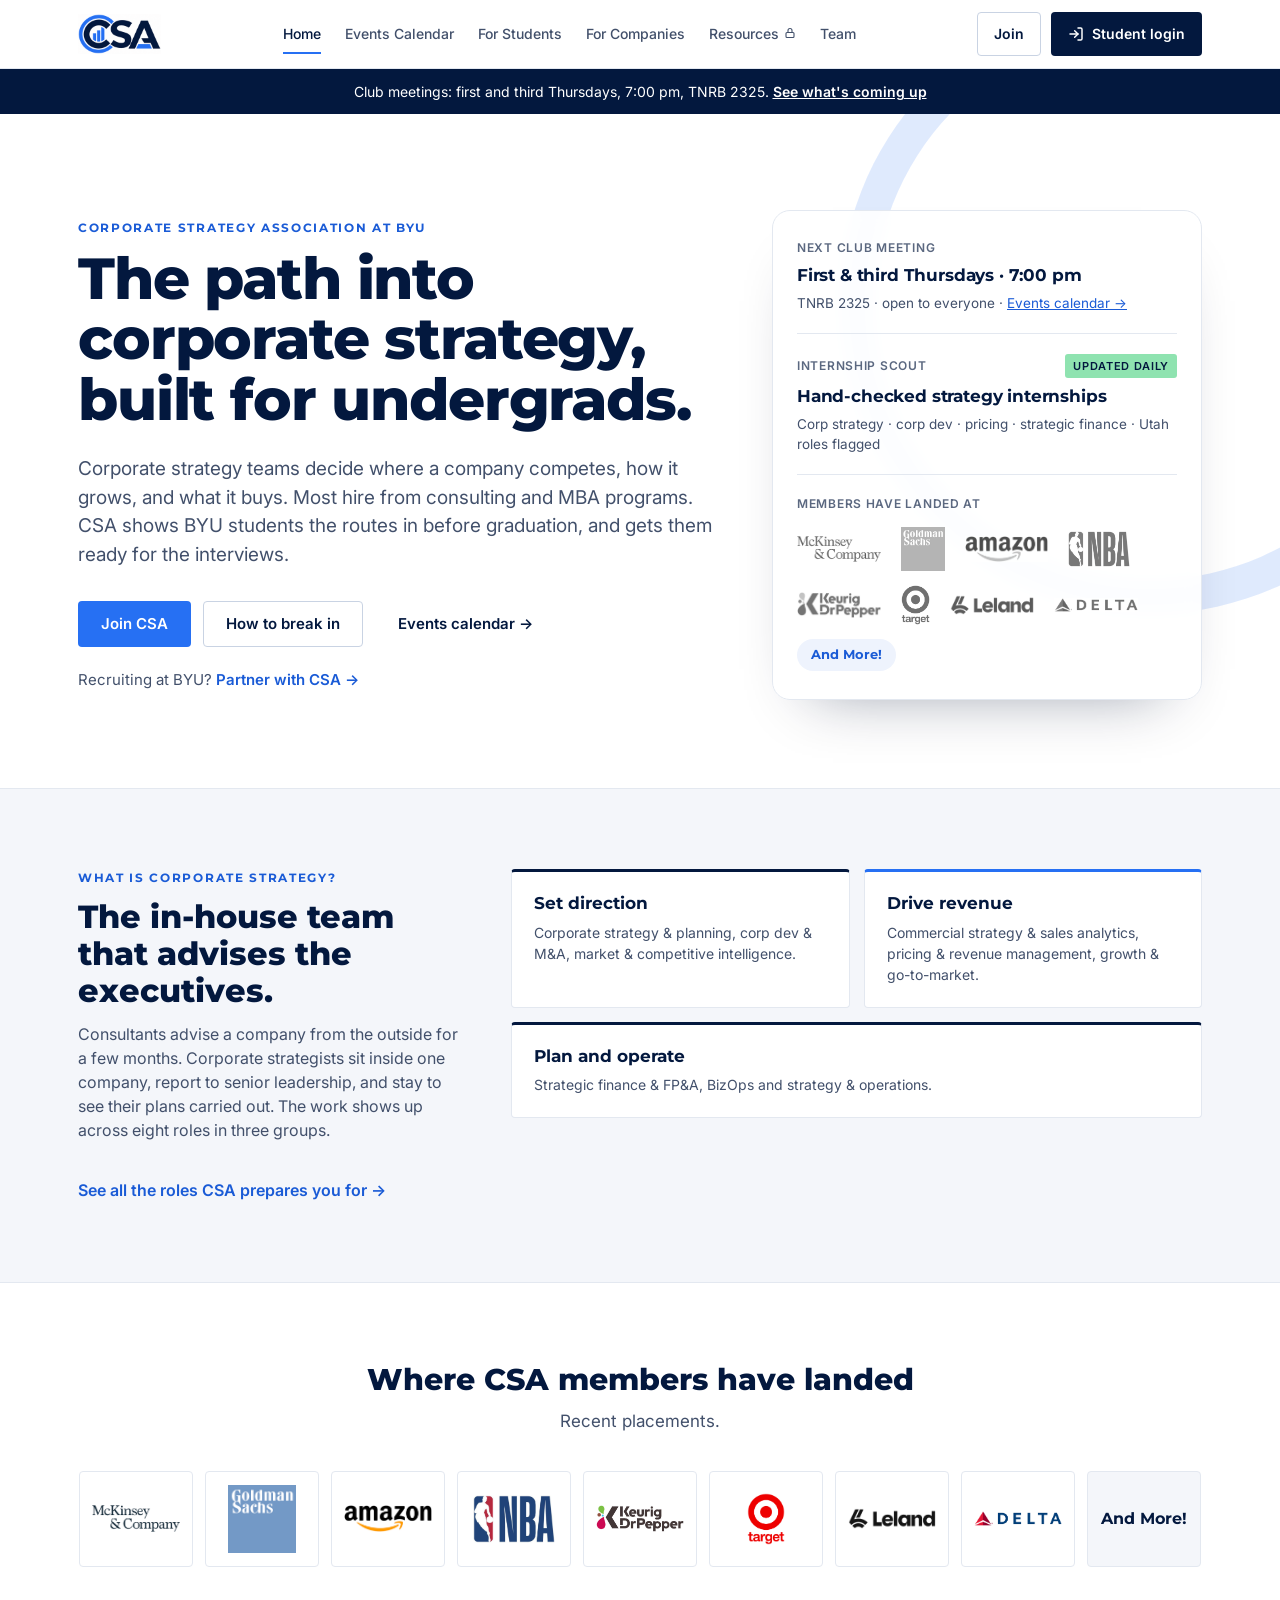
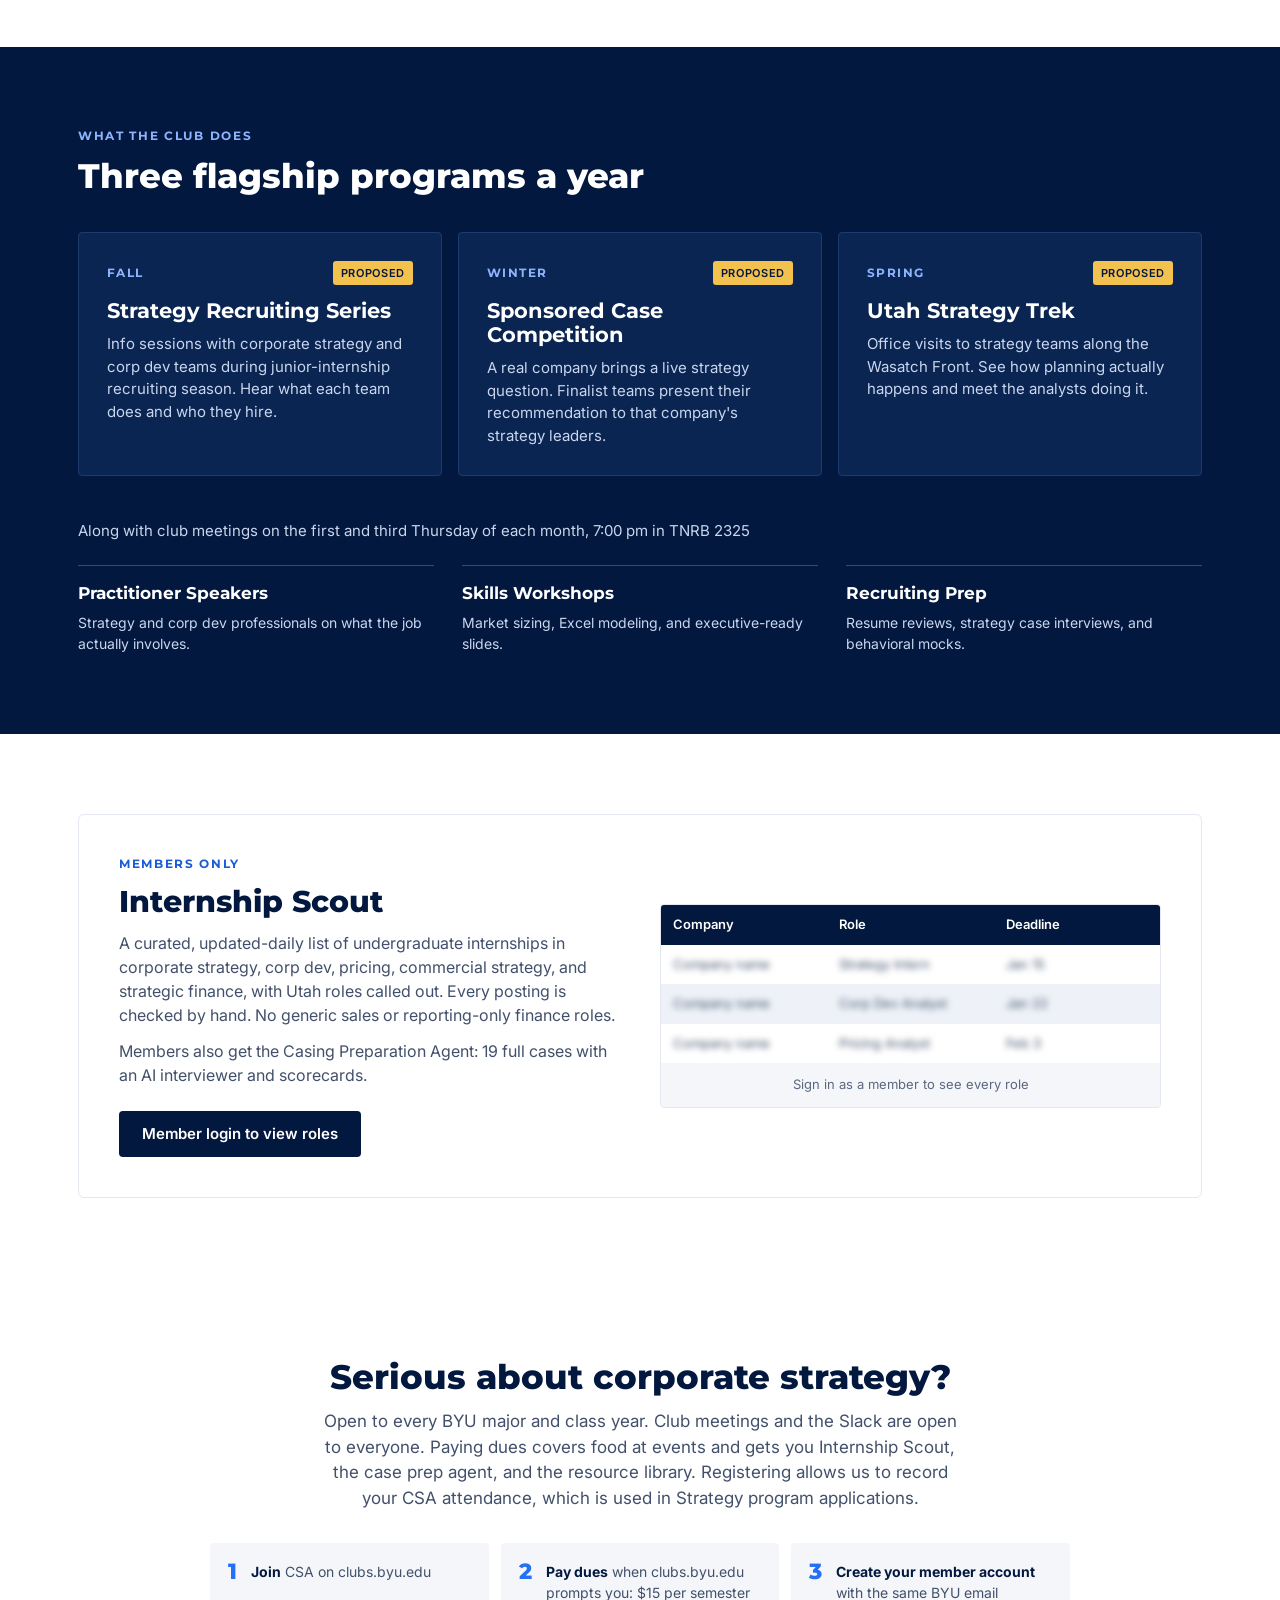
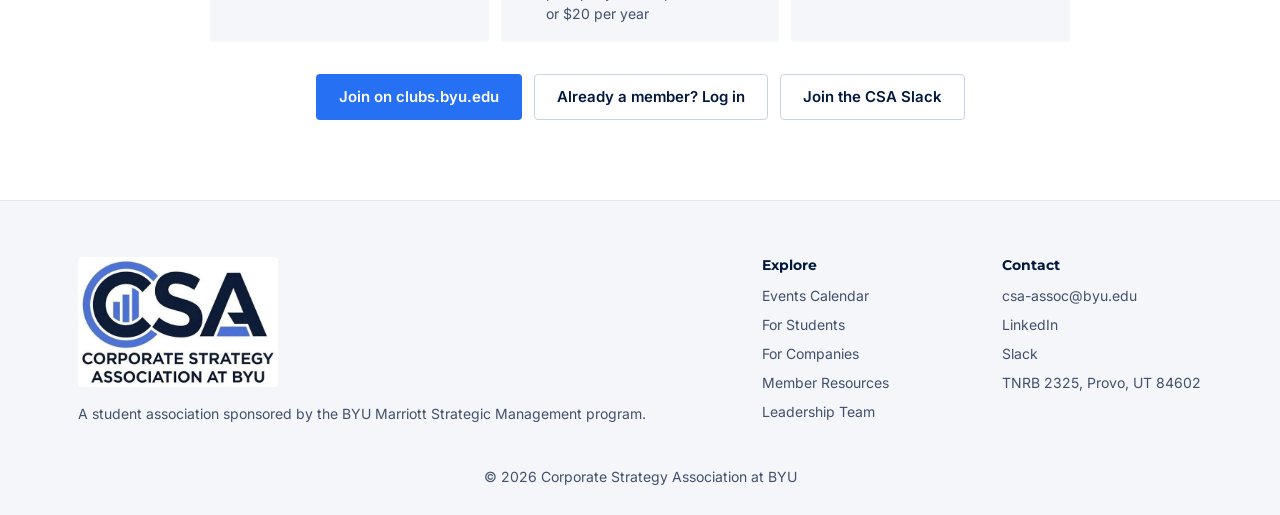
<file: csa-site-launch/index.html>
<!doctype html>
<html lang="en">
<head>
<meta charset="utf-8">
<meta name="viewport" content="width=device-width, initial-scale=1">
<title>Corporate Strategy Association at BYU</title>
<meta name="description" content="BYU's community for corporate strategy careers: recruiting prep, company events, and Internship Scout.">
<meta property="og:title" content="Corporate Strategy Association at BYU">
<meta property="og:description" content="BYU's community for corporate strategy careers: recruiting prep, company events, and Internship Scout.">
<meta property="og:image" content="assets/csa-logo-full.png">
<link rel="icon" type="image/png" href="assets/csa-icon.png">
<link rel="preconnect" href="https://fonts.googleapis.com">
<link rel="preconnect" href="https://fonts.gstatic.com" crossorigin>
<link href="https://fonts.googleapis.com/css2?family=Montserrat:wght@600;700;800&amp;family=Inter:wght@400;500;600&amp;display=swap" rel="stylesheet">
<link rel="stylesheet" href="css/site.css">
</head>
<body>
<a class="skip-link" href="#main">Skip to content</a>
<header class="site-header">
<div class="container">
<a class="brand" href="index.html" aria-label="CSA home"><img src="assets/csa-mark.png" alt="CSA" width="83" height="40"></a>
<nav class="nav" aria-label="Main">
<a href="index.html" aria-current="page">Home</a>
<a href="events.html">Events Calendar</a>
<a href="students.html">For Students</a>
<a href="companies.html">For Companies</a>
<a href="resources.html">Resources<svg class="icon icon--sm" aria-hidden="true" viewBox="0 0 24 24" fill="none" stroke="currentColor" stroke-width="2.2" stroke-linecap="round" stroke-linejoin="round"><rect x="4" y="11" width="16" height="10" rx="2"/><path d="M8 11V7a4 4 0 0 1 8 0v4"/></svg></a>
<a href="team.html">Team</a>
</nav>
<div class="header-actions">
<a class="btn btn--outline" href="index.html#join" data-guest-only>Join</a>
<a class="btn btn--dark" href="login.html" data-member-link><svg class="icon" aria-hidden="true" viewBox="0 0 24 24" fill="none" stroke="currentColor" stroke-width="2.2" stroke-linecap="round" stroke-linejoin="round"><path d="M15 3h4a2 2 0 0 1 2 2v14a2 2 0 0 1-2 2h-4"/><path d="M10 17l5-5-5-5"/><path d="M15 12H3"/></svg><span data-member-label>Student login</span></a>
</div>
</div>
</header>
<a class="announce" href="events.html">Club meetings: first and third Thursdays, 7:00 pm, TNRB 2325. <span>See what's coming up</span></a>
<main id="main">
<section class="hero hero--panel">
<div class="arc arc--hero" aria-hidden="true"></div>
<div class="container hero-split">
<div class="hero-split__copy">
<p class="eyebrow">Corporate Strategy Association at BYU</p>
<h1>The path into corporate strategy, built for undergrads.</h1>
<p class="lead">Corporate strategy teams decide where a company competes, how it grows, and what it buys. Most hire from consulting and MBA programs. CSA shows BYU students the routes in before graduation, and gets them ready for the interviews.</p>
<div class="btn-row">
<a class="btn btn--primary" href="#join">Join CSA</a>
<a class="btn btn--outline" href="students.html#roles">How to break in</a>
<a class="btn" href="events.html" style="color:var(--navy)">Events calendar →</a>
</div>
<p class="hero-partner">Recruiting at BYU? <a href="companies.html">Partner with CSA →</a></p>
</div>
<aside class="x-panel" aria-label="CSA at a glance">
<div class="x-panel__row">
<p class="x-panel__label">Next club meeting</p>
<p class="x-panel__value">First &amp; third Thursdays · 7:00 pm</p>
<p class="x-panel__meta">TNRB 2325 · open to everyone · <a href="events.html">Events calendar →</a></p>
</div>
<div class="x-panel__row">
<div style="display:flex;justify-content:space-between;align-items:center;gap:12px">
<p class="x-panel__label">Internship Scout</p><span class="tag tag--live">Updated daily</span>
</div>
<p class="x-panel__value">Hand-checked strategy internships</p>
<p class="x-panel__meta">Corp strategy · corp dev · pricing · strategic finance · Utah roles flagged</p>
</div>
<div class="x-panel__row">
<p class="x-panel__label">Members have landed at</p>
<div class="x-panel__logos"><img src="assets/logos/mckinsey.png" alt="McKinsey &amp; Company" style="max-height:30px" loading="lazy">
<img src="assets/logos/goldman.png" alt="Goldman Sachs" style="max-height:44px" loading="lazy">
<img src="assets/logos/amazon.png" alt="Amazon" style="max-height:26px" loading="lazy">
<img src="assets/logos/nba.png" alt="NBA" style="max-height:36px" loading="lazy">
<img src="assets/logos/kdp.png" alt="Keurig Dr Pepper" style="max-height:30px" loading="lazy">
<img src="assets/logos/target.png" alt="Target" style="max-height:40px" loading="lazy">
<img src="assets/logos/leland.png" alt="Leland" style="max-height:22px" loading="lazy">
<img src="assets/logos/delta.png" alt="Delta Air Lines" style="max-height:20px" loading="lazy"><span class="x-panel__more">And More!</span></div>
</div>
</aside>
</div>
</section>

<section class="section section--soft">
<div class="container">
<div class="split">
<div class="split__side">
<p class="eyebrow">What is corporate strategy?</p>
<h2 class="h2">The in-house team that advises the executives.</h2>
<p class="lead" style="font-size:16px">Consultants advise a company from the outside for a few months. Corporate strategists sit inside one company, report to senior leadership, and stay to see their plans carried out. The work shows up across eight roles in three groups.</p>
</div>
<div class="split__main flex-wrap">
<div class="card card--top-navy"><h3>Set direction</h3><p>Corporate strategy &amp; planning, corp dev &amp; M&amp;A, market &amp; competitive intelligence.</p></div>
<div class="card card--top-blue"><h3>Drive revenue</h3><p>Commercial strategy &amp; sales analytics, pricing &amp; revenue management, growth &amp; go-to-market.</p></div>
<div class="card card--top-navy"><h3>Plan and operate</h3><p>Strategic finance &amp; FP&amp;A, BizOps and strategy &amp; operations.</p></div>
</div>
</div>
<p style="margin-top:36px"><a class="link-arrow" href="students.html#roles">See all the roles CSA prepares you for →</a></p>
</div>
</section>

<section class="section" aria-labelledby="placements-h">
<div class="container center">
<h2 id="placements-h" class="h2" style="font-size:30px">Where CSA members have landed</h2>
<p class="lead">Recent placements.</p>
<div class="logo-wall">
<div class="logo-tile"><img src="assets/logos/mckinsey.png" alt="McKinsey &amp; Company" style="max-height:40px" loading="lazy"></div>
<div class="logo-tile"><img src="assets/logos/goldman.png" alt="Goldman Sachs" style="max-height:68px" loading="lazy"></div>
<div class="logo-tile"><img src="assets/logos/amazon.png" alt="Amazon" style="max-height:34px" loading="lazy"></div>
<div class="logo-tile"><img src="assets/logos/nba.png" alt="NBA" style="max-height:48px" loading="lazy"></div>
<div class="logo-tile"><img src="assets/logos/kdp.png" alt="Keurig Dr Pepper" style="max-height:40px" loading="lazy"></div>
<div class="logo-tile"><img src="assets/logos/target.png" alt="Target" style="max-height:52px" loading="lazy"></div>
<div class="logo-tile"><img src="assets/logos/leland.png" alt="Leland" style="max-height:30px" loading="lazy"></div>
<div class="logo-tile"><img src="assets/logos/delta.png" alt="Delta Air Lines" style="max-height:26px" loading="lazy"></div>
<div class="logo-tile logo-tile--more">And More!</div>
</div>
</div>
</section>

<section class="section section--navy" aria-labelledby="programs-h">
<div class="container">
<p class="eyebrow">What the club does</p>
<h2 id="programs-h" class="h2" style="font-size:34px">Three flagship programs a year</h2>
<div class="flex-wrap" style="gap:16px;margin-top:36px">
<article class="program">
<div class="program__top"><span class="program__season">Fall</span><span class="tag tag--proposed">Proposed</span></div>
<h3>Strategy Recruiting Series</h3>
<p>Info sessions with corporate strategy and corp dev teams during junior-internship recruiting season. Hear what each team does and who they hire.</p>
</article>
<article class="program">
<div class="program__top"><span class="program__season">Winter</span><span class="tag tag--proposed">Proposed</span></div>
<h3>Sponsored Case Competition</h3>
<p>A real company brings a live strategy question. Finalist teams present their recommendation to that company's strategy leaders.</p>
</article>
<article class="program">
<div class="program__top"><span class="program__season">Spring</span><span class="tag tag--proposed">Proposed</span></div>
<h3>Utah Strategy Trek</h3>
<p>Office visits to strategy teams along the Wasatch Front. See how planning actually happens and meet the analysts doing it.</p>
</article>
</div>
<p style="margin-top:44px;font-size:15px;color:var(--on-navy)">Along with club meetings on the first and third Thursday of each month, 7:00 pm in TNRB 2325</p>
<div class="cadence">
<div><h3>Practitioner Speakers</h3><p>Strategy and corp dev professionals on what the job actually involves.</p></div>
<div><h3>Skills Workshops</h3><p>Market sizing, Excel modeling, and executive-ready slides.</p></div>
<div><h3>Recruiting Prep</h3><p>Resume reviews, strategy case interviews, and behavioral mocks.</p></div>
</div>
</div>
</section>

<section class="section" id="scout" aria-labelledby="scout-h">
<div class="container">
<div class="panel">
<div>
<p class="eyebrow">Members only</p>
<h2 id="scout-h" class="h2" style="font-size:30px">Internship Scout</h2>
<p class="lead" style="font-size:16px">A curated, updated-daily list of undergraduate internships in corporate strategy, corp dev, pricing, commercial strategy, and strategic finance, with Utah roles called out. Every posting is checked by hand. No generic sales or reporting-only finance roles.</p>
<p class="lead" style="font-size:16px;margin-top:12px">Members also get the Casing Preparation Agent: 19 full cases with an AI interviewer and scorecards.</p>
<a class="btn btn--dark" href="login.html?next=scout.html" style="margin-top:24px">Member login to view roles</a>
</div>
<div class="mini-table" aria-hidden="true">
<div class="row row--head"><div>Company</div><div>Role</div><div>Deadline</div></div>
<div class="row"><div class="blur">Company name</div><div class="blur">Strategy Intern</div><div class="blur">Jan 15</div></div>
<div class="row"><div class="blur">Company name</div><div class="blur">Corp Dev Analyst</div><div class="blur">Jan 22</div></div>
<div class="row"><div class="blur">Company name</div><div class="blur">Pricing Analyst</div><div class="blur">Feb 3</div></div>
<div class="foot">Sign in as a member to see every role</div>
</div>
</div>
</div>
</section>

<section class="section" id="join">
<div class="container center">
<h2 class="h2" style="font-size:34px">Serious about corporate strategy?</h2>
<p class="lead">Open to every BYU major and class year. Club meetings and the Slack are open to everyone. Paying dues covers food at events and gets you Internship Scout, the case prep agent, and the resource library. Registering allows us to record your CSA attendance, which is used in Strategy program applications.</p>
<div class="steps" style="max-width:860px;margin-left:auto;margin-right:auto">
<div class="step"><span class="step__num">1</span><span><strong>Join</strong> CSA on clubs.byu.edu</span></div>
<div class="step"><span class="step__num">2</span><span><strong>Pay dues</strong> when clubs.byu.edu prompts you: $15 per semester or $20 per year</span></div>
<div class="step"><span class="step__num">3</span><span><strong>Create your member account</strong> with the same BYU email</span></div>
</div>
<div class="btn-row" style="justify-content:center">
<a class="btn btn--primary" href="https://clubs.byu.edu/link/club/18295873486205992">Join on clubs.byu.edu</a>
<a class="btn btn--outline" href="login.html">Already a member? Log in</a>
<a class="btn btn--outline" href="https://join.slack.com/t/corporatestra-ocj8773/shared_invite/zt-3ctd8a7yv-h68uKS9eZMCRR9F1qbCEYA">Join the CSA Slack</a>
</div>
</div>
</section>
</main>
<footer class="site-footer">
<div class="container cols">
<div>
<img class="footer-logo" src="assets/csa-logo-full.png" alt="Corporate Strategy Association at BYU" width="200" height="130">
<p style="margin-top:16px">A student association sponsored by the BYU Marriott Strategic Management program.</p>
</div>
<div>
<h3>Explore</h3>
<ul>
<li><a href="events.html">Events Calendar</a></li>
<li><a href="students.html">For Students</a></li>
<li><a href="companies.html">For Companies</a></li>
<li><a href="resources.html">Member Resources</a></li>
<li><a href="team.html">Leadership Team</a></li>
</ul>
</div>
<div>
<h3>Contact</h3>
<ul>
<li><a href="mailto:csa-assoc@byu.edu">csa-assoc@byu.edu</a></li>
<li><a href="https://www.linkedin.com/company/byu-corporate-strategy-association">LinkedIn</a></li>
<li><a href="https://join.slack.com/t/corporatestra-ocj8773/shared_invite/zt-3ctd8a7yv-h68uKS9eZMCRR9F1qbCEYA">Slack</a></li>
<li>TNRB 2325, Provo, UT 84602</li>
</ul>
</div>
</div>
<p class="copyright">© <span data-year>2026</span> Corporate Strategy Association at BYU</p>
</footer>
<script type="module" src="js/site.js"></script>
</body>
</html>
</file>
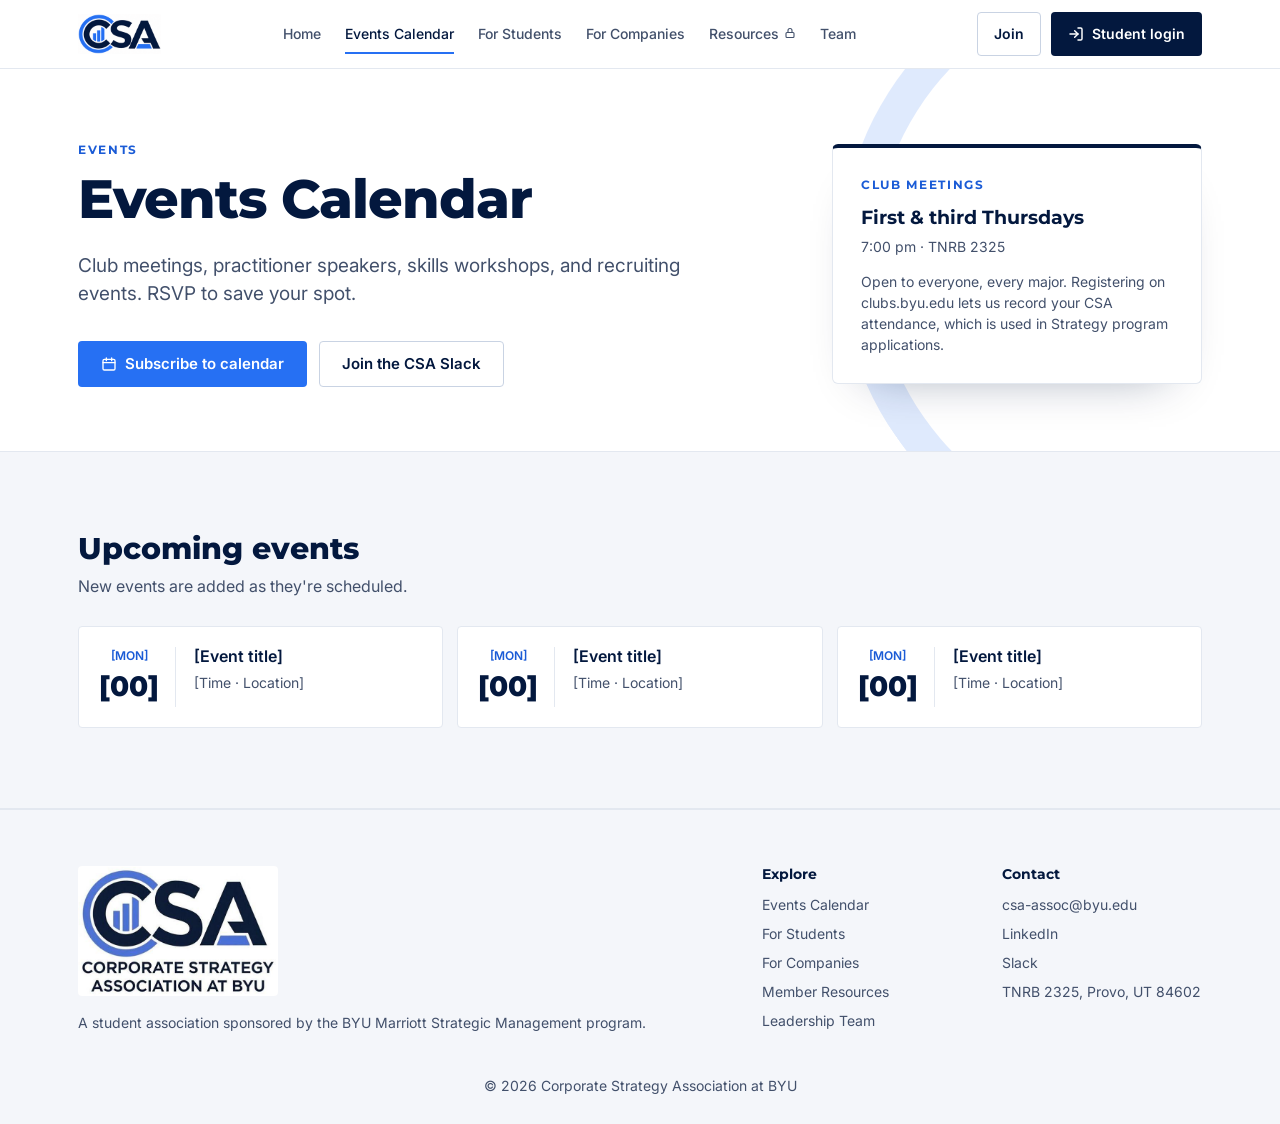
<file: events.html>
<!doctype html>
<html lang="en">
<head>
<meta charset="utf-8">
<meta name="viewport" content="width=device-width, initial-scale=1">
<title>Events Calendar | CSA at BYU</title>
<meta name="description" content="CSA club meetings, speakers, workshops, and recruiting events. Subscribe to the calendar.">
<meta property="og:title" content="Events Calendar | CSA at BYU">
<meta property="og:description" content="CSA club meetings, speakers, workshops, and recruiting events. Subscribe to the calendar.">
<meta property="og:image" content="assets/csa-logo-full.png">
<link rel="icon" type="image/png" href="assets/csa-icon.png">
<link rel="preconnect" href="https://fonts.googleapis.com">
<link rel="preconnect" href="https://fonts.gstatic.com" crossorigin>
<link href="https://fonts.googleapis.com/css2?family=Montserrat:wght@600;700;800&amp;family=Inter:wght@400;500;600&amp;display=swap" rel="stylesheet">
<link rel="stylesheet" href="css/site.css">
</head>
<body>
<a class="skip-link" href="#main">Skip to content</a>
<header class="site-header">
<div class="container">
<a class="brand" href="index.html" aria-label="CSA home"><img src="assets/csa-mark.png" alt="CSA" width="83" height="40"></a>
<nav class="nav" aria-label="Main">
<a href="index.html">Home</a>
<a href="events.html" aria-current="page">Events Calendar</a>
<a href="students.html">For Students</a>
<a href="companies.html">For Companies</a>
<a href="resources.html">Resources<svg class="icon icon--sm" aria-hidden="true" viewBox="0 0 24 24" fill="none" stroke="currentColor" stroke-width="2.2" stroke-linecap="round" stroke-linejoin="round"><rect x="4" y="11" width="16" height="10" rx="2"/><path d="M8 11V7a4 4 0 0 1 8 0v4"/></svg></a>
<a href="team.html">Team</a>
</nav>
<div class="header-actions">
<a class="btn btn--outline" href="index.html#join" data-guest-only>Join</a>
<a class="btn btn--dark" href="login.html" data-member-link><svg class="icon" aria-hidden="true" viewBox="0 0 24 24" fill="none" stroke="currentColor" stroke-width="2.2" stroke-linecap="round" stroke-linejoin="round"><path d="M15 3h4a2 2 0 0 1 2 2v14a2 2 0 0 1-2 2h-4"/><path d="M10 17l5-5-5-5"/><path d="M15 12H3"/></svg><span data-member-label>Student login</span></a>
</div>
</div>
</header>
<main id="main">
<section class="hero hero--compact">
<div class="arc arc--hero" aria-hidden="true"></div>
<div class="container hero-split">
<div class="hero-split__copy">
<p class="eyebrow">Events</p>
<h1 style="font-size:clamp(36px,4.6vw,54px)">Events Calendar</h1>
<p class="lead">Club meetings, practitioner speakers, skills workshops, and recruiting events. RSVP to save your spot.</p>
<div class="btn-row">
<a class="btn btn--primary" href="#upcoming" data-calendar-link><svg class="icon" aria-hidden="true" viewBox="0 0 24 24" fill="none" stroke="currentColor" stroke-width="2" stroke-linecap="round" stroke-linejoin="round"><rect x="3" y="5" width="18" height="16" rx="2"/><path d="M16 3v4M8 3v4M3 10h18"/></svg> Subscribe to calendar</a>
<a class="btn btn--outline" href="https://join.slack.com/t/corporatestra-ocj8773/shared_invite/zt-3ctd8a7yv-h68uKS9eZMCRR9F1qbCEYA">Join the CSA Slack</a>
</div>
</div>
<aside class="contact-card" aria-labelledby="meetings-h">
<p class="eyebrow" id="meetings-h">Club meetings</p>
<p class="contact-card__names">First &amp; third Thursdays</p>
<p class="contact-card__role">7:00 pm · TNRB 2325</p>
<p class="contact-card__note">Open to everyone, every major. Registering on clubs.byu.edu lets us record your CSA attendance, which is used in Strategy program applications.</p>
</aside>
</div>
</section>

<section class="section section--soft" id="upcoming" aria-labelledby="upcoming-h">
<div class="container">
<h2 id="upcoming-h" class="h2" style="font-size:30px">Upcoming events</h2>
<p class="lead" style="font-size:16px;margin-top:8px">New events are added as they're scheduled.</p>
<!-- Placeholder events. Set LUMA_EMBED_URL in js/config.js to show the live Luma calendar instead. -->
<div class="flex-wrap" style="margin-top:28px" data-events-list>
<article class="event">
<div class="event__date"><div class="event__mon">[Mon]</div><div class="event__day">[00]</div></div>
<div><h3>[Event title]</h3><p>[Time · Location]</p></div>
</article>
<article class="event">
<div class="event__date"><div class="event__mon">[Mon]</div><div class="event__day">[00]</div></div>
<div><h3>[Event title]</h3><p>[Time · Location]</p></div>
</article>
<article class="event">
<div class="event__date"><div class="event__mon">[Mon]</div><div class="event__day">[00]</div></div>
<div><h3>[Event title]</h3><p>[Time · Location]</p></div>
</article>
</div>
</div>
</section>
</main>
<footer class="site-footer">
<div class="container cols">
<div>
<img class="footer-logo" src="assets/csa-logo-full.png" alt="Corporate Strategy Association at BYU" width="200" height="130">
<p style="margin-top:16px">A student association sponsored by the BYU Marriott Strategic Management program.</p>
</div>
<div>
<h3>Explore</h3>
<ul>
<li><a href="events.html">Events Calendar</a></li>
<li><a href="students.html">For Students</a></li>
<li><a href="companies.html">For Companies</a></li>
<li><a href="resources.html">Member Resources</a></li>
<li><a href="team.html">Leadership Team</a></li>
</ul>
</div>
<div>
<h3>Contact</h3>
<ul>
<li><a href="mailto:csa-assoc@byu.edu">csa-assoc@byu.edu</a></li>
<li><a href="https://www.linkedin.com/company/byu-corporate-strategy-association">LinkedIn</a></li>
<li><a href="https://join.slack.com/t/corporatestra-ocj8773/shared_invite/zt-3ctd8a7yv-h68uKS9eZMCRR9F1qbCEYA">Slack</a></li>
<li>TNRB 2325, Provo, UT 84602</li>
</ul>
</div>
</div>
<p class="copyright">© <span data-year>2026</span> Corporate Strategy Association at BYU</p>
</footer>
<script type="module" src="js/site.js"></script>
</body>
</html>
</file>
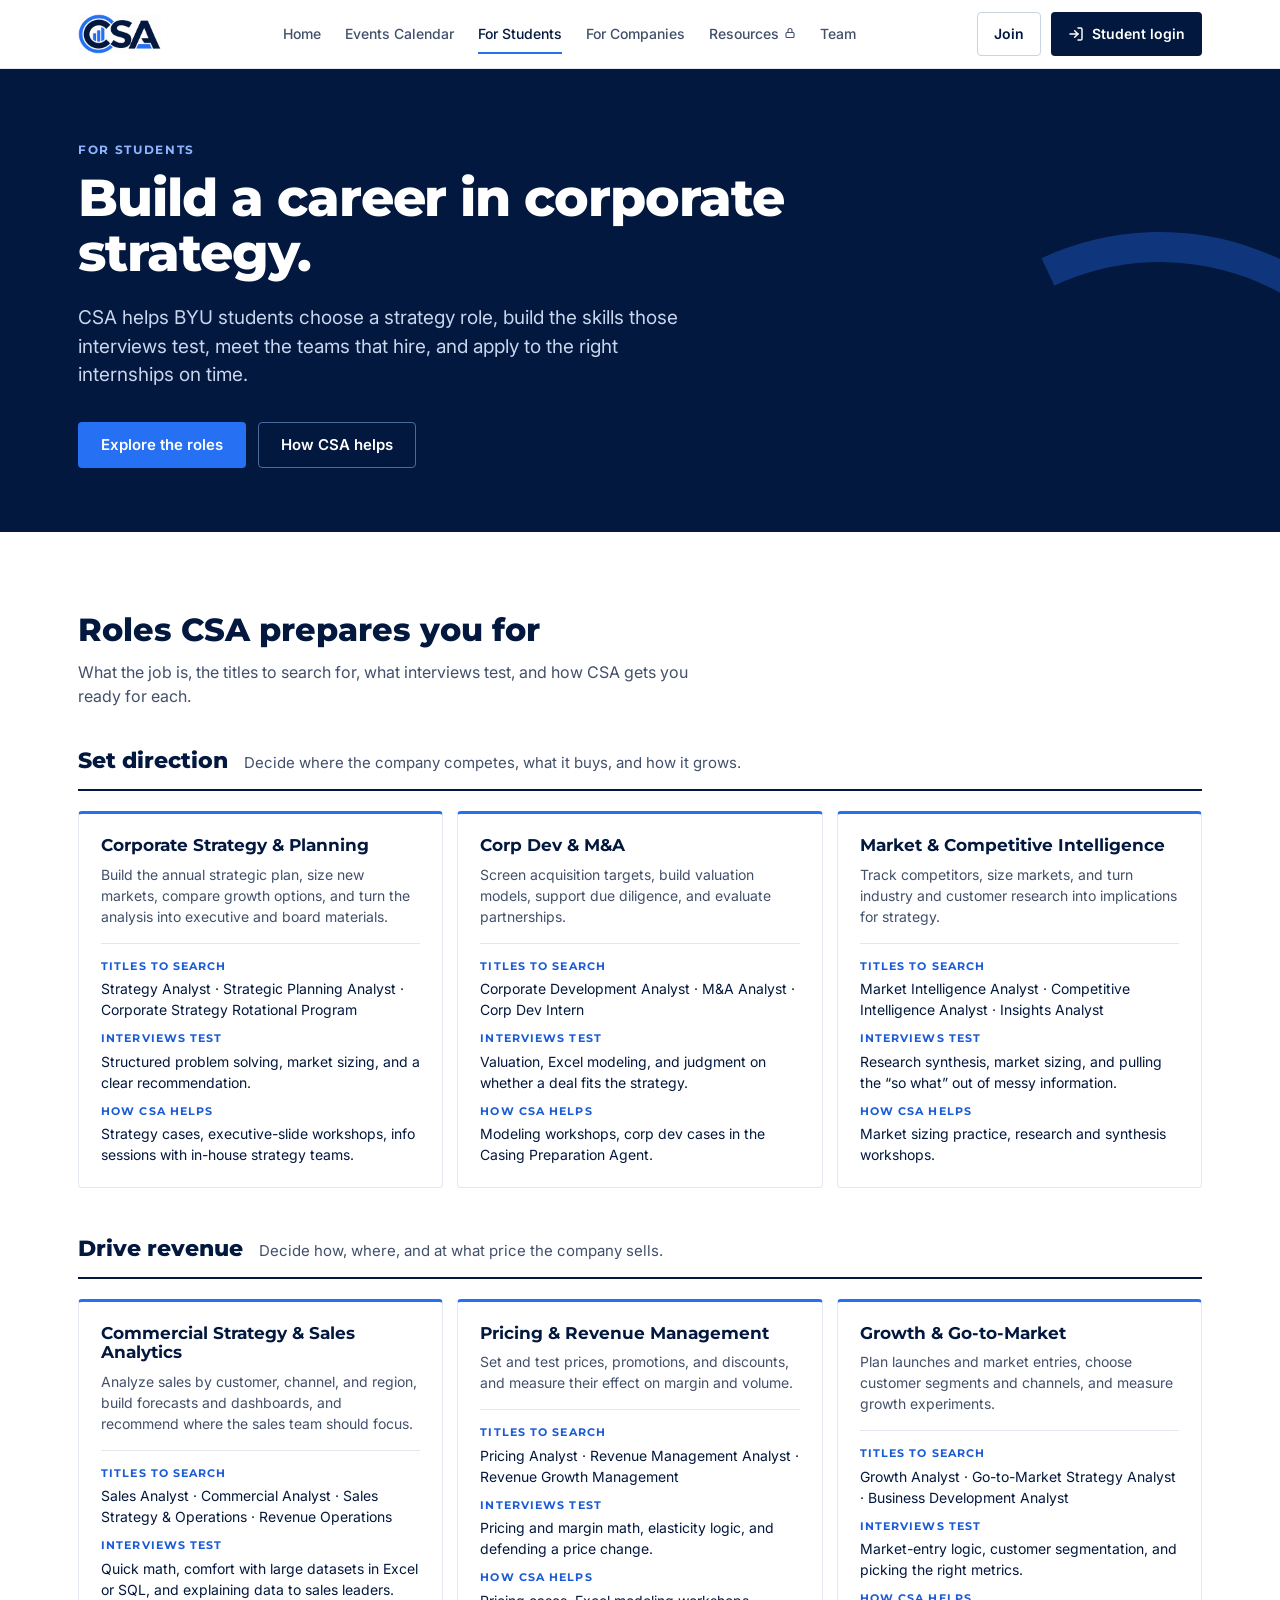
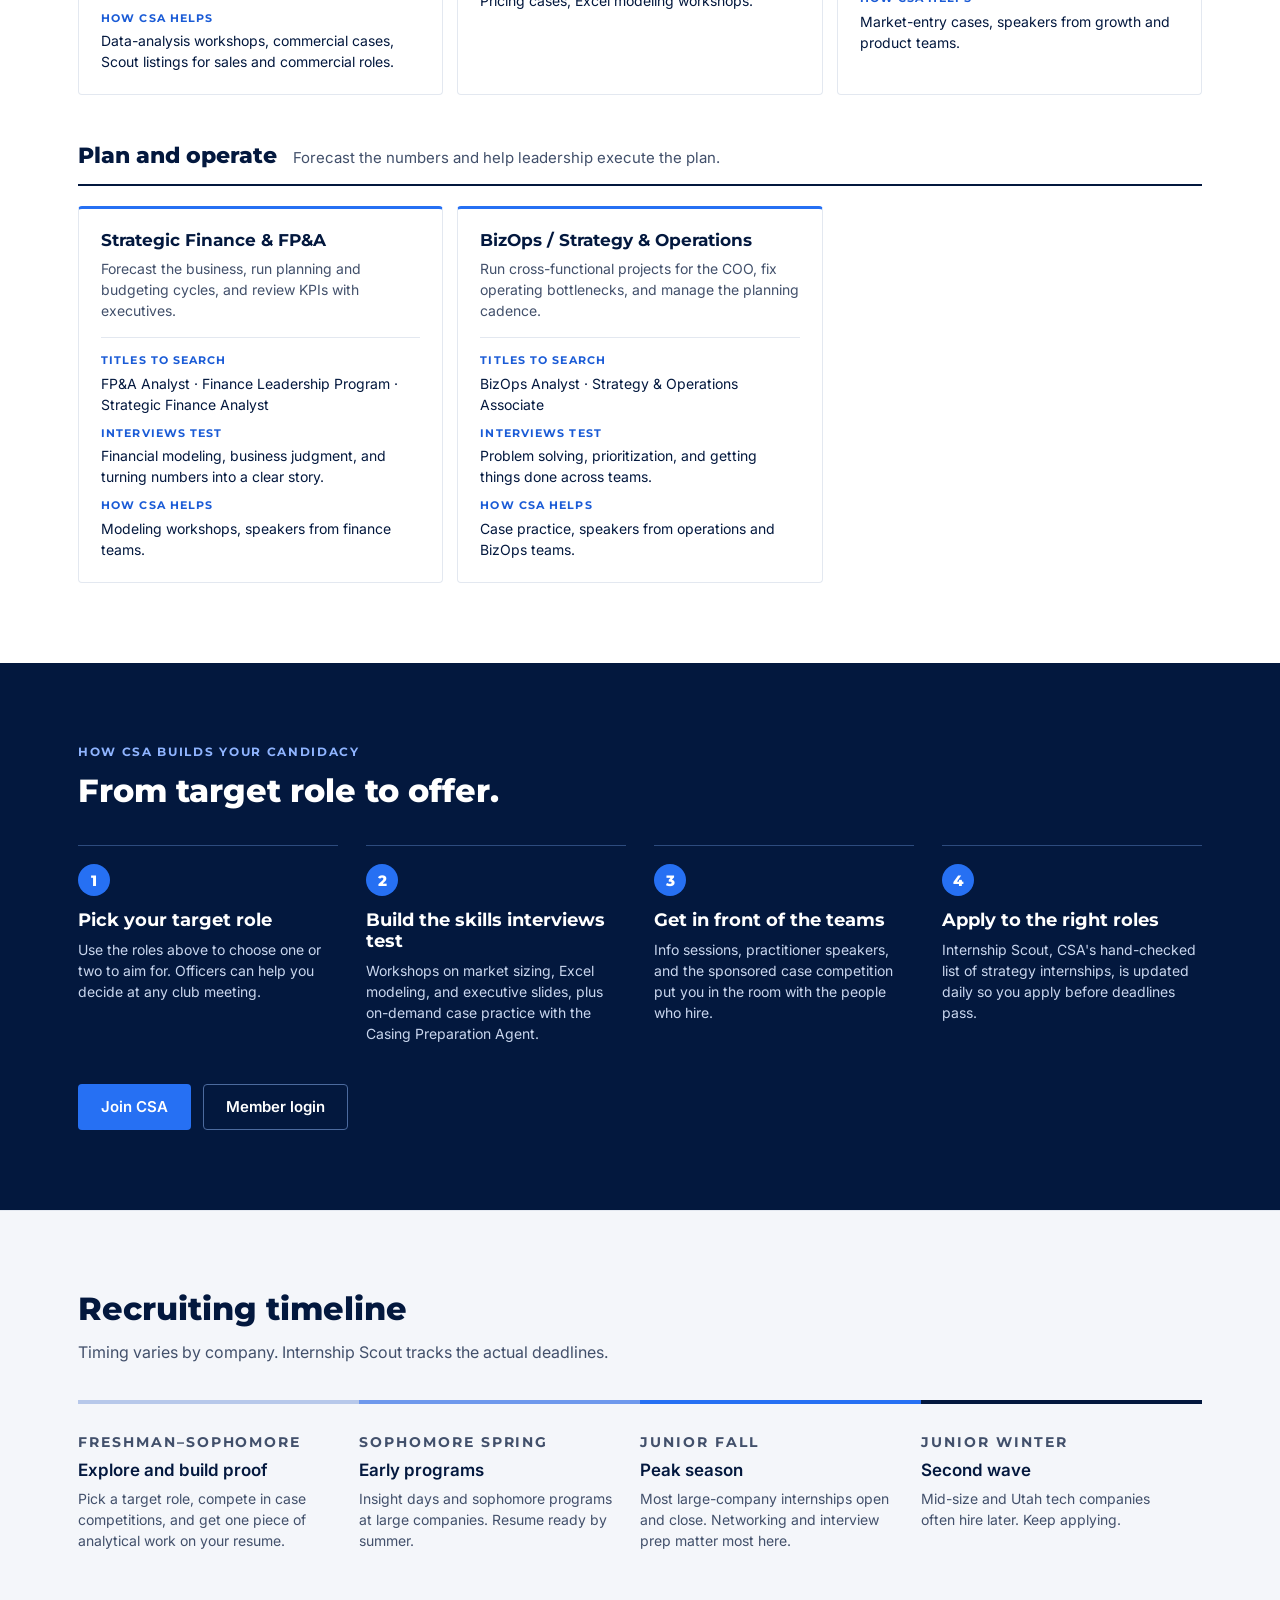
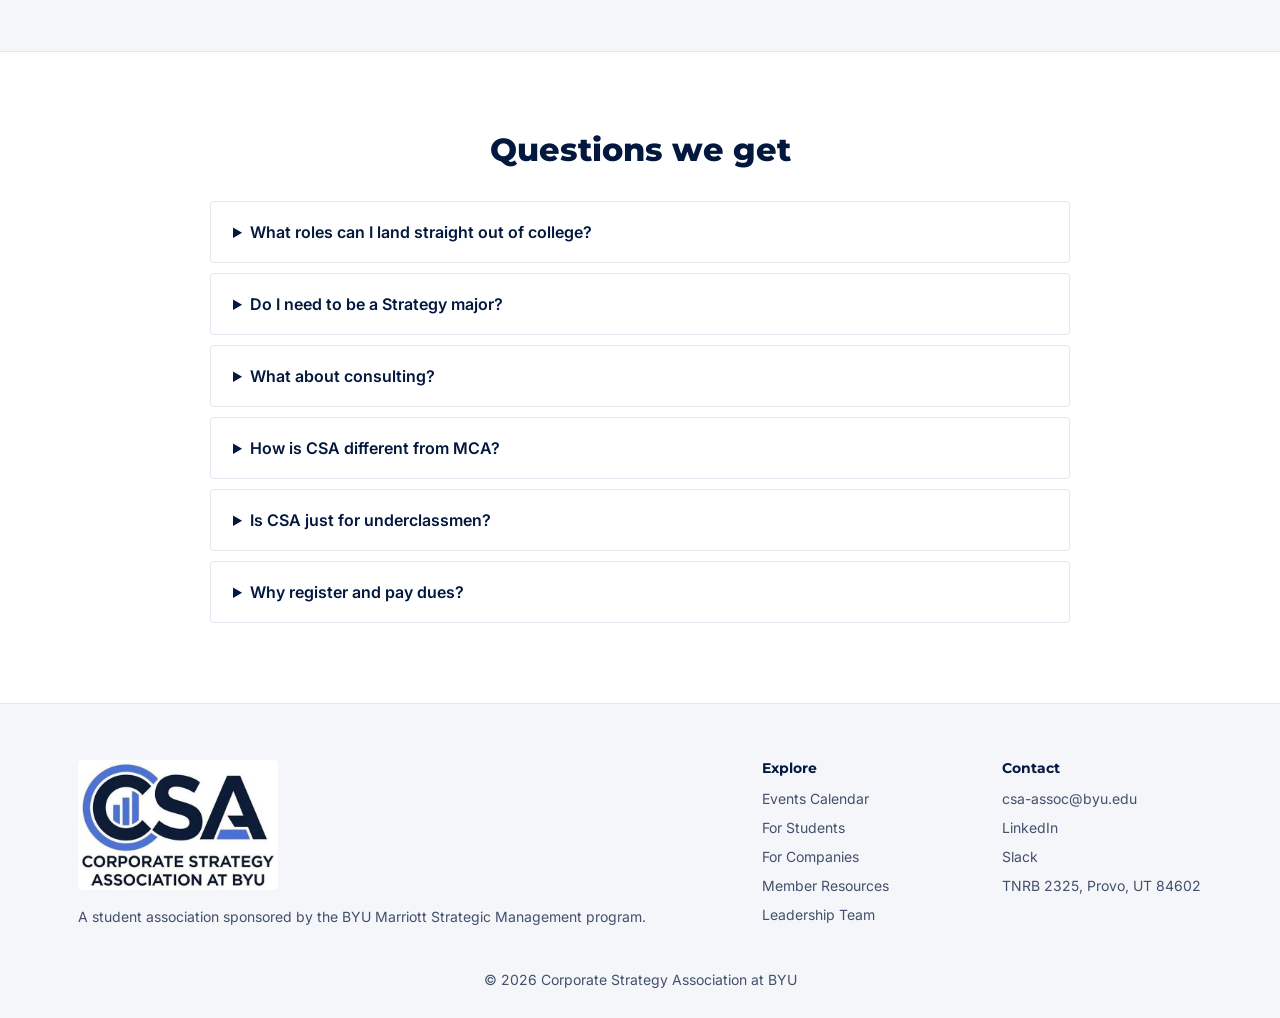
<file: students.html>
<!doctype html>
<html lang="en">
<head>
<meta charset="utf-8">
<meta name="viewport" content="width=device-width, initial-scale=1">
<title>For Students | CSA at BYU</title>
<meta name="description" content="Build a career in corporate strategy: the roles CSA prepares you for, how CSA helps, and the recruiting timeline.">
<meta property="og:title" content="For Students | CSA at BYU">
<meta property="og:description" content="Build a career in corporate strategy: the roles CSA prepares you for, how CSA helps, and the recruiting timeline.">
<meta property="og:image" content="assets/csa-logo-full.png">
<link rel="icon" type="image/png" href="assets/csa-icon.png">
<link rel="preconnect" href="https://fonts.googleapis.com">
<link rel="preconnect" href="https://fonts.gstatic.com" crossorigin>
<link href="https://fonts.googleapis.com/css2?family=Montserrat:wght@600;700;800&amp;family=Inter:wght@400;500;600&amp;display=swap" rel="stylesheet">
<link rel="stylesheet" href="css/site.css">
</head>
<body>
<a class="skip-link" href="#main">Skip to content</a>
<header class="site-header">
<div class="container">
<a class="brand" href="index.html" aria-label="CSA home"><img src="assets/csa-mark.png" alt="CSA" width="83" height="40"></a>
<nav class="nav" aria-label="Main">
<a href="index.html">Home</a>
<a href="events.html">Events Calendar</a>
<a href="students.html" aria-current="page">For Students</a>
<a href="companies.html">For Companies</a>
<a href="resources.html">Resources<svg class="icon icon--sm" aria-hidden="true" viewBox="0 0 24 24" fill="none" stroke="currentColor" stroke-width="2.2" stroke-linecap="round" stroke-linejoin="round"><rect x="4" y="11" width="16" height="10" rx="2"/><path d="M8 11V7a4 4 0 0 1 8 0v4"/></svg></a>
<a href="team.html">Team</a>
</nav>
<div class="header-actions">
<a class="btn btn--outline" href="index.html#join" data-guest-only>Join</a>
<a class="btn btn--dark" href="login.html" data-member-link><svg class="icon" aria-hidden="true" viewBox="0 0 24 24" fill="none" stroke="currentColor" stroke-width="2.2" stroke-linecap="round" stroke-linejoin="round"><path d="M15 3h4a2 2 0 0 1 2 2v14a2 2 0 0 1-2 2h-4"/><path d="M10 17l5-5-5-5"/><path d="M15 12H3"/></svg><span data-member-label>Student login</span></a>
</div>
</div>
</header>
<main id="main">
<section class="hero hero--navy hero--compact">
<div class="arc arc--navy" aria-hidden="true"></div>
<div class="container">
<p class="eyebrow">For Students</p>
<h1 style="font-size:clamp(34px,4.4vw,52px)">Build a career in corporate strategy.</h1>
<p class="lead">CSA helps BYU students choose a strategy role, build the skills those interviews test, meet the teams that hire, and apply to the right internships on time.</p>
<div class="btn-row">
<a class="btn btn--primary" href="#roles">Explore the roles</a>
<a class="btn btn--ghost-light" href="#how">How CSA helps</a>
</div>
</div>
</section>

<section class="section" id="roles" aria-labelledby="roles-h">
<div class="container">
<h2 id="roles-h" class="h2">Roles CSA prepares you for</h2>
<p class="lead" style="font-size:16px">What the job is, the titles to search for, what interviews test, and how CSA gets you ready for each.</p>
<div class="role-groups">
<div class="role-group">
<div class="role-group__head"><h3>Set direction</h3><p>Decide where the company competes, what it buys, and how it grows.</p></div>
<div class="role-group__grid">
<article class="role-card">
<h4>Corporate Strategy &amp; Planning</h4>
<p class="role-card__do">Build the annual strategic plan, size new markets, compare growth options, and turn the analysis into executive and board materials.</p>
<dl>
<div><dt>Titles to search</dt><dd>Strategy Analyst · Strategic Planning Analyst · Corporate Strategy Rotational Program</dd></div>
<div><dt>Interviews test</dt><dd>Structured problem solving, market sizing, and a clear recommendation.</dd></div>
<div><dt>How CSA helps</dt><dd>Strategy cases, executive-slide workshops, info sessions with in-house strategy teams.</dd></div>
</dl>
</article><article class="role-card">
<h4>Corp Dev &amp; M&amp;A</h4>
<p class="role-card__do">Screen acquisition targets, build valuation models, support due diligence, and evaluate partnerships.</p>
<dl>
<div><dt>Titles to search</dt><dd>Corporate Development Analyst · M&amp;A Analyst · Corp Dev Intern</dd></div>
<div><dt>Interviews test</dt><dd>Valuation, Excel modeling, and judgment on whether a deal fits the strategy.</dd></div>
<div><dt>How CSA helps</dt><dd>Modeling workshops, corp dev cases in the Casing Preparation Agent.</dd></div>
</dl>
</article><article class="role-card">
<h4>Market &amp; Competitive Intelligence</h4>
<p class="role-card__do">Track competitors, size markets, and turn industry and customer research into implications for strategy.</p>
<dl>
<div><dt>Titles to search</dt><dd>Market Intelligence Analyst · Competitive Intelligence Analyst · Insights Analyst</dd></div>
<div><dt>Interviews test</dt><dd>Research synthesis, market sizing, and pulling the &ldquo;so what&rdquo; out of messy information.</dd></div>
<div><dt>How CSA helps</dt><dd>Market sizing practice, research and synthesis workshops.</dd></div>
</dl>
</article>
</div>
</div>
<div class="role-group">
<div class="role-group__head"><h3>Drive revenue</h3><p>Decide how, where, and at what price the company sells.</p></div>
<div class="role-group__grid">
<article class="role-card">
<h4>Commercial Strategy &amp; Sales Analytics</h4>
<p class="role-card__do">Analyze sales by customer, channel, and region, build forecasts and dashboards, and recommend where the sales team should focus.</p>
<dl>
<div><dt>Titles to search</dt><dd>Sales Analyst · Commercial Analyst · Sales Strategy &amp; Operations · Revenue Operations</dd></div>
<div><dt>Interviews test</dt><dd>Quick math, comfort with large datasets in Excel or SQL, and explaining data to sales leaders.</dd></div>
<div><dt>How CSA helps</dt><dd>Data-analysis workshops, commercial cases, Scout listings for sales and commercial roles.</dd></div>
</dl>
</article><article class="role-card">
<h4>Pricing &amp; Revenue Management</h4>
<p class="role-card__do">Set and test prices, promotions, and discounts, and measure their effect on margin and volume.</p>
<dl>
<div><dt>Titles to search</dt><dd>Pricing Analyst · Revenue Management Analyst · Revenue Growth Management</dd></div>
<div><dt>Interviews test</dt><dd>Pricing and margin math, elasticity logic, and defending a price change.</dd></div>
<div><dt>How CSA helps</dt><dd>Pricing cases, Excel modeling workshops.</dd></div>
</dl>
</article><article class="role-card">
<h4>Growth &amp; Go-to-Market</h4>
<p class="role-card__do">Plan launches and market entries, choose customer segments and channels, and measure growth experiments.</p>
<dl>
<div><dt>Titles to search</dt><dd>Growth Analyst · Go-to-Market Strategy Analyst · Business Development Analyst</dd></div>
<div><dt>Interviews test</dt><dd>Market-entry logic, customer segmentation, and picking the right metrics.</dd></div>
<div><dt>How CSA helps</dt><dd>Market-entry cases, speakers from growth and product teams.</dd></div>
</dl>
</article>
</div>
</div>
<div class="role-group">
<div class="role-group__head"><h3>Plan and operate</h3><p>Forecast the numbers and help leadership execute the plan.</p></div>
<div class="role-group__grid">
<article class="role-card">
<h4>Strategic Finance &amp; FP&amp;A</h4>
<p class="role-card__do">Forecast the business, run planning and budgeting cycles, and review KPIs with executives.</p>
<dl>
<div><dt>Titles to search</dt><dd>FP&amp;A Analyst · Finance Leadership Program · Strategic Finance Analyst</dd></div>
<div><dt>Interviews test</dt><dd>Financial modeling, business judgment, and turning numbers into a clear story.</dd></div>
<div><dt>How CSA helps</dt><dd>Modeling workshops, speakers from finance teams.</dd></div>
</dl>
</article><article class="role-card">
<h4>BizOps / Strategy &amp; Operations</h4>
<p class="role-card__do">Run cross-functional projects for the COO, fix operating bottlenecks, and manage the planning cadence.</p>
<dl>
<div><dt>Titles to search</dt><dd>BizOps Analyst · Strategy &amp; Operations Associate</dd></div>
<div><dt>Interviews test</dt><dd>Problem solving, prioritization, and getting things done across teams.</dd></div>
<div><dt>How CSA helps</dt><dd>Case practice, speakers from operations and BizOps teams.</dd></div>
</dl>
</article>
</div>
</div>
</div>
</div>
</section>

<section class="section section--navy" id="how" aria-labelledby="how-h">
<div class="container">
<p class="eyebrow">How CSA builds your candidacy</p>
<h2 id="how-h" class="h2">From target role to offer.</h2>
<div class="cand-steps">
<div class="cand-step"><span class="step__num">1</span><h3>Pick your target role</h3><p>Use the roles above to choose one or two to aim for. Officers can help you decide at any club meeting.</p></div>
<div class="cand-step"><span class="step__num">2</span><h3>Build the skills interviews test</h3><p>Workshops on market sizing, Excel modeling, and executive slides, plus on-demand case practice with the Casing Preparation Agent.</p></div>
<div class="cand-step"><span class="step__num">3</span><h3>Get in front of the teams</h3><p>Info sessions, practitioner speakers, and the sponsored case competition put you in the room with the people who hire.</p></div>
<div class="cand-step"><span class="step__num">4</span><h3>Apply to the right roles</h3><p>Internship Scout, CSA's hand-checked list of strategy internships, is updated daily so you apply before deadlines pass.</p></div>
</div>
<div class="btn-row" style="margin-top:40px">
<a class="btn btn--primary" href="index.html#join">Join CSA</a>
<a class="btn btn--ghost-light" href="login.html">Member login</a>
</div>
</div>
</section>

<section class="section section--soft" id="timeline" aria-labelledby="timeline-h">
<div class="container">
<h2 id="timeline-h" class="h2">Recruiting timeline</h2>
<p class="lead" style="font-size:16px">Timing varies by company. Internship Scout tracks the actual deadlines.</p>
<div class="timeline">
<div><p class="eyebrow">Freshman–Sophomore</p><h3>Explore and build proof</h3><p>Pick a target role, compete in case competitions, and get one piece of analytical work on your resume.</p></div>
<div><p class="eyebrow">Sophomore spring</p><h3>Early programs</h3><p>Insight days and sophomore programs at large companies. Resume ready by summer.</p></div>
<div><p class="eyebrow">Junior fall</p><h3>Peak season</h3><p>Most large-company internships open and close. Networking and interview prep matter most here.</p></div>
<div><p class="eyebrow">Junior winter</p><h3>Second wave</h3><p>Mid-size and Utah tech companies often hire later. Keep applying.</p></div>
</div>
</div>
</section>

<section class="section" aria-labelledby="faq-h">
<div class="container">
<h2 id="faq-h" class="h2 center">Questions we get</h2>
<div class="faq">
<details><summary>What roles can I land straight out of college?</summary><p>Plenty. Commercial strategy, pricing, strategic finance, BizOps, and market intelligence roles all hire undergrads, and they build the experience strategy teams look for. CSA helps you pick the right target and get ready for it.</p></details>
<details><summary>Do I need to be a Strategy major?</summary><p>No. CSA is open to every major. Finance, economics, IS, and marketing students all land in these roles.</p></details>
<details><summary>What about consulting?</summary><p>Many CSA members also recruit for consulting, and the skills overlap: structured problem solving, cases, and clear recommendations. CSA focuses on in-house roles; MCA runs consulting recruiting, and many students belong to both.</p></details>
<details><summary>How is CSA different from MCA?</summary><p>MCA prepares students for consulting recruiting. CSA focuses on in-house roles: corporate strategy, corp dev, commercial strategy, and strategic finance. Some students belong to both.</p></details>
<details><summary>Is CSA just for underclassmen?</summary><p>No. CSA is built around recruiting: Internship Scout, case practice, and company events are aimed at students actively going after internships and full-time offers. Underclassmen are welcome, and the earlier you pick a target role, the better.</p></details>
<details><summary>Why register and pay dues?</summary><p>Dues keep the club running and pay for food at events. Registered, paid members get Internship Scout, the Casing Preparation Agent, and the resource library. Registering allows us to record your CSA attendance, which is used in Strategy program applications. Club meetings and the Slack stay open to everyone.</p></details>
</div>
</div>
</section>
</main>
<footer class="site-footer">
<div class="container cols">
<div>
<img class="footer-logo" src="assets/csa-logo-full.png" alt="Corporate Strategy Association at BYU" width="200" height="130">
<p style="margin-top:16px">A student association sponsored by the BYU Marriott Strategic Management program.</p>
</div>
<div>
<h3>Explore</h3>
<ul>
<li><a href="events.html">Events Calendar</a></li>
<li><a href="students.html">For Students</a></li>
<li><a href="companies.html">For Companies</a></li>
<li><a href="resources.html">Member Resources</a></li>
<li><a href="team.html">Leadership Team</a></li>
</ul>
</div>
<div>
<h3>Contact</h3>
<ul>
<li><a href="mailto:csa-assoc@byu.edu">csa-assoc@byu.edu</a></li>
<li><a href="https://www.linkedin.com/company/byu-corporate-strategy-association">LinkedIn</a></li>
<li><a href="https://join.slack.com/t/corporatestra-ocj8773/shared_invite/zt-3ctd8a7yv-h68uKS9eZMCRR9F1qbCEYA">Slack</a></li>
<li>TNRB 2325, Provo, UT 84602</li>
</ul>
</div>
</div>
<p class="copyright">© <span data-year>2026</span> Corporate Strategy Association at BYU</p>
</footer>
<script type="module" src="js/site.js"></script>
</body>
</html>
</file>
<file: csa-site-launch/css/site.css>
/* Corporate Strategy Association at BYU — site styles
   Colors are sampled from the official CSA logo. */
:root {
  --navy: #03183E;
  --navy-2: #0A2552;
  --navy-line: #1D3B6E;
  --blue: #2670F3;
  --blue-text: #1A5BD6;
  --blue-soft: #8FB4FF;
  --ink: #03183E;
  --muted: #42506B;
  --subtle: #5B6880;
  --line: #E3E8F0;
  --line-strong: #C9D3E3;
  --bg-soft: #F4F6FA;
  --bg-tint: #EEF2F8;
  --on-navy: #C9D6EE;
  --gold: #F2C14E;
  --green: #8FE3B0;
  --radius: 4px;
  --max: 1180px;
  --font-body: "Inter", system-ui, -apple-system, "Segoe UI", sans-serif;
  --font-head: "Montserrat", "Inter", system-ui, sans-serif;
}

*, *::before, *::after { box-sizing: border-box; }
html { scroll-behavior: smooth; }
body { margin: 0; font-family: var(--font-body); color: var(--ink); background: #fff; line-height: 1.5; -webkit-font-smoothing: antialiased; }
img { max-width: 100%; display: block; }
a { color: var(--blue-text); }
a:hover { color: var(--navy); }
h1, h2, h3, h4 { font-family: var(--font-head); margin: 0; line-height: 1.15; }
p { margin: 0; }
:focus-visible { outline: 3px solid var(--blue); outline-offset: 2px; }

.container { max-width: var(--max); margin: 0 auto; padding: 0 28px; }
.section { padding: 80px 0; }
.section--tight { padding: 56px 0; }
.section--soft { background: var(--bg-soft); border-top: 1px solid var(--line); border-bottom: 1px solid var(--line); }
.section--navy { background: var(--navy); color: #fff; }
.skip-link { position: absolute; left: -9999px; top: 8px; background: var(--navy); color: #fff; padding: 10px 14px; z-index: 100; }
.skip-link:focus { left: 8px; }

.eyebrow { font-family: var(--font-head); font-size: 12px; font-weight: 700; letter-spacing: .14em; text-transform: uppercase; color: var(--blue-text); margin-bottom: 12px; }
.section--navy .eyebrow, .hero--navy .eyebrow { color: var(--blue-soft); }
.h2 { font-size: 32px; font-weight: 800; }
.lead { font-size: 17px; color: var(--muted); margin-top: 12px; max-width: 640px; }
.section--navy .lead { color: var(--on-navy); }
.center { text-align: center; }
.center .lead { margin-left: auto; margin-right: auto; }

/* Buttons */
.btn { display: inline-flex; align-items: center; justify-content: center; gap: 8px; min-height: 44px; padding: 13px 22px; border-radius: var(--radius); font-family: var(--font-body); font-size: 15px; font-weight: 600; text-decoration: none; cursor: pointer; border: 1px solid transparent; line-height: 1.2; }
.btn--primary { background: var(--blue); color: #fff; }
.btn--primary:hover { background: #1A5BD6; color: #fff; }
.btn--dark { background: var(--navy); color: #fff; }
.btn--dark:hover { background: var(--navy-2); color: #fff; }
.btn--outline { background: #fff; color: var(--navy); border-color: var(--line-strong); }
.btn--outline:hover { border-color: var(--navy); color: var(--navy); }
.btn--ghost-light { background: transparent; color: #fff; border-color: #4C6A9E; }
.btn--ghost-light:hover { border-color: #fff; color: #fff; }
.btn--block { width: 100%; }
.btn[disabled] { opacity: .6; cursor: wait; }
.btn-row { display: flex; flex-wrap: wrap; gap: 12px; margin-top: 32px; }
.link-arrow { font-weight: 600; text-decoration: none; }

/* Header */
.site-header { border-bottom: 1px solid var(--line); background: #fff; position: sticky; top: 0; z-index: 50; }
.site-header .container { display: flex; flex-wrap: wrap; align-items: center; justify-content: space-between; gap: 12px 24px; padding-top: 12px; padding-bottom: 12px; }
.brand img { height: 40px; width: auto; }
.nav { display: flex; flex-wrap: wrap; gap: 4px 24px; font-size: 14px; font-weight: 500; }
.nav a { color: var(--muted); text-decoration: none; padding: 8px 0; border-bottom: 2px solid transparent; display: inline-flex; align-items: center; gap: 5px; }
.nav a:hover { color: var(--navy); }
.nav a[aria-current="page"] { color: var(--navy); border-bottom-color: var(--blue); }
.header-actions { display: flex; gap: 10px; align-items: center; }
.header-actions .btn { padding: 10px 16px; font-size: 14px; }
.icon { width: 16px; height: 16px; flex: none; }
.icon--sm { width: 12px; height: 12px; }

.announce { display: block; background: var(--navy); color: #fff; text-align: center; font-size: 14px; padding: 12px 20px; text-decoration: none; }
.announce:hover { color: #fff; }
.announce span { text-decoration: underline; font-weight: 600; }

/* Hero */
.hero { position: relative; overflow: hidden; }
.hero .container { position: relative; padding-top: 96px; padding-bottom: 88px; }
.hero h1 { font-size: clamp(36px, 5vw, 58px); font-weight: 800; letter-spacing: -.02em; line-height: 1.05; max-width: 820px; }
.hero .lead { font-size: 19px; margin-top: 24px; }
.hero--navy { background: var(--navy); color: #fff; }
.hero--navy .lead { color: var(--on-navy); }
.hero--compact .container { padding-top: 72px; padding-bottom: 64px; }
.arc { position: absolute; border-radius: 50%; border: 34px solid var(--blue); border-right-color: transparent; pointer-events: none; }
.arc--hero { right: -180px; top: -120px; width: 620px; height: 620px; transform: rotate(-35deg); opacity: .14; }
.arc--navy { right: -160px; bottom: -260px; width: 560px; height: 560px; border-width: 30px; border-left-color: transparent; border-right-color: var(--blue); transform: rotate(20deg); opacity: .35; }

/* Cards and grids */
.flex-wrap { display: flex; flex-wrap: wrap; gap: 14px; }
.split { display: flex; flex-wrap: wrap; gap: 48px; align-items: flex-start; }
.split > .split__side { flex: 1 1 320px; }
.split > .split__main { flex: 2 1 560px; }
.card { flex: 1 1 250px; background: #fff; border: 1px solid var(--line); border-radius: var(--radius); padding: 22px; }
.card--top-navy { border-top: 3px solid var(--navy); }
.card--top-blue { border-top: 3px solid var(--blue); }
.card h3 { font-size: 17px; font-weight: 700; }
.card p { font-size: 14px; color: var(--muted); margin-top: 8px; }
.card--soft { background: var(--bg-soft); border: none; }
.card--soft h3 { font-family: var(--font-body); font-size: 16px; font-weight: 600; }
a.card { text-decoration: none; color: var(--ink); display: block; }
a.card:hover { border-color: var(--line-strong); }

.tag { display: inline-block; font-family: var(--font-body); font-size: 11px; font-weight: 600; letter-spacing: .06em; text-transform: uppercase; padding: 4px 8px; border-radius: 3px; }
.tag--proposed { background: var(--gold); color: var(--navy); }
.tag--live { background: var(--green); color: var(--navy); }
.tag--building { background: var(--bg-tint); color: var(--subtle); }
.tag--utah { background: var(--gold); color: var(--navy); }

/* Logos */
.logo-wall { display: flex; flex-wrap: wrap; justify-content: center; gap: 14px; margin-top: 36px; }
.logo-tile { flex: 0 1 146px; min-width: 0; height: 96px; display: flex; align-items: center; justify-content: center; background: #fff; border: 1px solid var(--line); border-radius: var(--radius); padding: 0 16px; }
.logo-tile img { width: auto; height: auto; max-width: 100%; }

/* Programs */
.program { flex: 1 1 300px; background: var(--navy-2); border: 1px solid var(--navy-line); border-radius: var(--radius); padding: 28px; }
.program__top { display: flex; justify-content: space-between; align-items: center; gap: 12px; }
.program__season { font-family: var(--font-head); font-size: 12px; font-weight: 700; letter-spacing: .12em; text-transform: uppercase; color: var(--blue-soft); }
.program h3 { font-size: 21px; font-weight: 700; margin-top: 14px; }
.program p { font-size: 15px; color: var(--on-navy); margin-top: 10px; }
.cadence { display: flex; flex-wrap: wrap; gap: 28px; margin-top: 22px; }
.cadence > div { flex: 1 1 250px; border-top: 1px solid #2D4B7E; padding-top: 18px; }
.cadence h3 { font-size: 17px; font-weight: 700; }
.cadence p { font-size: 14px; color: var(--on-navy); margin-top: 8px; }

/* Scout teaser */
.panel { display: flex; flex-wrap: wrap; gap: 40px; align-items: center; border: 1px solid var(--line); border-radius: 6px; padding: 40px; }
.panel > * { flex: 1 1 380px; }
.mini-table { border: 1px solid var(--line); border-radius: var(--radius); overflow: hidden; font-size: 13px; }
.mini-table .row { display: grid; grid-template-columns: repeat(3, minmax(0, 1fr)); color: var(--muted); }
.mini-table .row > div { padding: 10px 12px; }
.mini-table .row--head { background: var(--navy); color: #fff; font-weight: 600; }
.mini-table .row:nth-child(odd):not(.row--head) { background: var(--bg-tint); }
.mini-table .blur { filter: blur(3px); user-select: none; }
.mini-table .foot { padding: 12px; text-align: center; color: var(--subtle); background: var(--bg-soft); }

/* Events */
.event { flex: 1 1 300px; display: flex; gap: 18px; background: #fff; border: 1px solid var(--line); border-radius: var(--radius); padding: 20px; }
.event__date { flex: 0 0 64px; text-align: center; border-right: 1px solid var(--line); padding-right: 16px; }
.event__mon { font-size: 12px; font-weight: 600; color: var(--blue-text); text-transform: uppercase; }
.event__day { font-family: var(--font-head); font-size: 28px; font-weight: 800; }
.event h3 { font-family: var(--font-body); font-size: 16px; font-weight: 600; }
.event p { font-size: 14px; color: var(--muted); margin-top: 6px; }

/* Steps */
.steps { display: flex; flex-wrap: wrap; gap: 12px; margin-top: 32px; }
.step { flex: 1 1 240px; display: flex; gap: 14px; align-items: flex-start; background: var(--bg-soft); border-radius: var(--radius); padding: 18px; text-align: left; font-size: 14px; color: var(--muted); }
.step__num { font-family: var(--font-head); font-size: 22px; font-weight: 800; color: var(--blue); line-height: 1; }
.step strong { color: var(--ink); }
.stack > .step { flex: none; }

/* Routes list */
.route { display: flex; flex-wrap: wrap; gap: 20px; align-items: flex-start; border: 1px solid var(--line); border-radius: var(--radius); padding: 24px; }
.route__num { flex: 0 0 48px; font-family: var(--font-head); font-size: 28px; font-weight: 800; color: var(--blue); }
.route__body { flex: 1 1 280px; }
.route__body h3 { font-size: 19px; font-weight: 700; }
.route__body p { font-size: 15px; color: var(--muted); margin-top: 6px; }
.route__look { flex: 1 1 260px; font-size: 14px; color: var(--subtle); }
.route__look strong { color: var(--ink); }
.stack { display: flex; flex-direction: column; gap: 12px; margin-top: 32px; }

/* Timeline */
.timeline { display: flex; flex-wrap: wrap; margin-top: 36px; }
.timeline > div { flex: 1 1 210px; padding: 20px 20px 20px 0; border-top: 4px solid var(--blue); }
.timeline > div:nth-child(1) { border-top-color: #B7C8EA; }
.timeline > div:nth-child(2) { border-top-color: #6E98EC; }
.timeline > div:nth-child(4) { border-top-color: var(--navy); }
.timeline .eyebrow { margin-bottom: 0; }
.timeline h3 { font-family: var(--font-body); font-size: 17px; font-weight: 600; margin-top: 8px; }
.timeline p { font-size: 14px; color: var(--muted); margin-top: 8px; }

/* FAQ */
.faq { max-width: 860px; margin: 32px auto 0; display: flex; flex-direction: column; gap: 10px; }
.faq details { background: #fff; border: 1px solid var(--line); border-radius: var(--radius); padding: 18px 22px; }
.faq summary { font-weight: 600; font-size: 16px; cursor: pointer; }
.faq details p { margin-top: 10px; font-size: 15px; color: var(--muted); }

/* Team */
.person { flex: 1 1 220px; border: 1px solid var(--line); border-radius: var(--radius); padding: 22px; }
.person__avatar { width: 96px; height: 96px; font-size: 26px; border-radius: 50%; background: var(--navy); color: #fff; display: flex; align-items: center; justify-content: center; font-family: var(--font-head); font-weight: 700; }
.person__photo { width: 96px; height: 96px; border-radius: 50%; object-fit: cover; background: var(--bg-tint); }
.person h3 { font-family: var(--font-body); font-size: 16px; font-weight: 600; margin-top: 14px; }
.person p { font-size: 14px; color: var(--muted); margin-top: 4px; }

/* Footer */
.site-footer { background: var(--bg-soft); border-top: 1px solid var(--line); }
.site-footer .cols { display: flex; flex-wrap: wrap; gap: 40px; justify-content: space-between; padding-top: 56px; padding-bottom: 24px; }
.site-footer .cols > div:first-child { flex: 1 1 280px; }
.site-footer .cols > div { flex: 0 1 200px; }
.site-footer h3 { font-size: 14px; font-weight: 700; margin-bottom: 12px; }
.site-footer p, .site-footer li { font-size: 14px; color: var(--muted); }
.site-footer ul { list-style: none; margin: 0; padding: 0; display: flex; flex-direction: column; gap: 8px; }
.site-footer a { color: var(--muted); text-decoration: none; }
.site-footer a:hover { color: var(--navy); }
.footer-logo { width: 200px; background: #fff; border-radius: var(--radius); }
.copyright { text-align: center; font-size: 13px; color: var(--subtle); padding: 18px 28px 28px; }

/* Auth + member area */
.auth-wrap { background: var(--bg-soft); min-height: calc(100vh - 66px); }
.auth-grid { display: flex; flex-wrap: wrap; gap: 32px; align-items: flex-start; padding-top: 64px; padding-bottom: 96px; }
.auth-card { flex: 1 1 420px; background: #fff; border: 1px solid var(--line); border-top: 4px solid var(--navy); border-radius: 6px; padding: 40px; }
.auth-card h1 { font-size: 30px; font-weight: 800; margin-top: 22px; }
.auth-side { flex: 1 1 420px; padding-top: 8px; }
.tabs { display: flex; border-bottom: 1px solid var(--line); margin-top: 24px; }
.tabs button { flex: 1; background: none; border: none; border-bottom: 2px solid transparent; padding: 12px; font: 600 15px var(--font-body); color: var(--muted); cursor: pointer; min-height: 44px; }
.tabs button[aria-selected="true"] { color: var(--navy); border-bottom-color: var(--blue); }
.form { display: flex; flex-direction: column; gap: 16px; margin-top: 24px; }
.field label { display: block; font-size: 14px; font-weight: 600; }
.field input { margin-top: 8px; width: 100%; border: 1px solid var(--line-strong); border-radius: var(--radius); padding: 13px 14px; font: 15px var(--font-body); color: var(--ink); }
.field input:focus { border-color: var(--blue); outline: none; box-shadow: 0 0 0 3px rgba(38,112,243,.18); }
.field .hint { font-size: 13px; color: var(--subtle); margin-top: 6px; }
.field-row { display: flex; justify-content: space-between; align-items: baseline; gap: 12px; }
.linkish { background: none; border: none; padding: 0; color: var(--blue-text); font: 500 13px var(--font-body); cursor: pointer; text-decoration: underline; }
.notice { display: flex; gap: 12px; align-items: flex-start; background: #EEF3FD; border-radius: var(--radius); padding: 14px 16px; font-size: 14px; color: var(--muted); }
.notice--error { background: #FDEEEE; color: #8A1C1C; }
.notice--success { background: #E9F8EF; color: #1D5A35; }
.notice[hidden] { display: none; }
.member-bar { background: var(--bg-tint); border-bottom: 1px solid var(--line); font-size: 13px; color: var(--muted); }
.member-bar .container { display: flex; flex-wrap: wrap; justify-content: space-between; gap: 8px; padding-top: 10px; padding-bottom: 10px; }
.member-bar strong { color: var(--ink); }
.demo-banner { background: var(--gold); color: var(--navy); font-size: 13px; font-weight: 600; text-align: center; padding: 8px 16px; }
.featured { display: flex; flex-wrap: wrap; gap: 24px; align-items: center; justify-content: space-between; background: var(--navy); color: #fff; text-decoration: none; border-radius: 6px; padding: 32px 36px; margin-top: 36px; }
.featured:hover { color: #fff; background: var(--navy-2); }
.featured h2 { font-size: 28px; font-weight: 800; margin-top: 12px; }
.featured p { font-size: 15px; color: var(--on-navy); margin-top: 8px; }
.res-section { margin-top: 48px; }
.res-section h2 { font-size: 22px; font-weight: 800; }
.res-section .flex-wrap { margin-top: 18px; }
.res-card h3 { font-family: var(--font-body); font-size: 16px; font-weight: 600; margin-top: 12px; }
.loading { color: var(--subtle); font-size: 15px; padding: 24px 0; }

/* Scout table */
.toolbar { display: flex; flex-wrap: wrap; gap: 12px; align-items: center; justify-content: space-between; margin-top: 24px; }
.toolbar input[type="search"] { flex: 1 1 280px; border: 1px solid var(--line-strong); border-radius: var(--radius); padding: 12px 14px; font: 15px var(--font-body); min-height: 44px; }
.toggle { min-height: 44px; padding: 10px 18px; border-radius: var(--radius); font: 600 14px var(--font-body); cursor: pointer; background: #fff; color: var(--navy); border: 1px solid var(--line-strong); }
.toggle[aria-pressed="true"] { background: var(--gold); border-color: #D9A93A; }
.table-wrap { margin-top: 20px; border: 1px solid var(--line); border-radius: var(--radius); overflow-x: auto; }
table.roles { width: 100%; min-width: 860px; border-collapse: collapse; font-size: 14px; }
table.roles th { background: var(--navy); color: #fff; text-align: left; font-weight: 600; font-size: 13px; padding: 12px 16px; }
table.roles td { padding: 14px 16px; border-top: 1px solid var(--line); vertical-align: top; color: var(--muted); }
table.roles tr:nth-child(even) td { background: #F7F9FC; }
table.roles td.company { color: var(--ink); font-weight: 600; }
table.roles td.title { color: var(--ink); }
table.roles .resp { font-size: 13px; margin-top: 4px; color: var(--subtle); }
.btn--sm { min-height: 36px; padding: 7px 12px; font-size: 13px; }
.empty { padding: 32px 16px; text-align: center; color: var(--subtle); background: var(--bg-soft); }

@media (max-width: 640px) {
  .site-header { position: static; }
  .section { padding: 56px 0; }
  .hero .container { padding-top: 64px; padding-bottom: 56px; }
  .panel, .auth-card { padding: 24px; }
  .featured { padding: 24px; }
  .arc { display: none; }
}
@media (prefers-reduced-motion: reduce) { html { scroll-behavior: auto; } }
.sr-only { position: absolute; width: 1px; height: 1px; padding: 0; margin: -1px; overflow: hidden; clip: rect(0 0 0 0); white-space: nowrap; border: 0; }
[hidden] { display: none !important; }
.footer-logo { height: auto; }

/* Roles CSA prepares you for (eight roles in three groups) */
.role-groups { margin-top: 40px; display: flex; flex-direction: column; gap: 48px; }
.role-group__head { display: flex; flex-wrap: wrap; align-items: baseline; gap: 6px 16px; padding-bottom: 14px; border-bottom: 2px solid var(--navy); }
.role-group__head h3 { font-size: 22px; font-weight: 800; }
.role-group__head p { font-size: 15px; color: var(--muted); }
.role-group__grid { display: grid; grid-template-columns: repeat(3, minmax(0, 1fr)); gap: 14px; margin-top: 20px; }
.role-card { background: #fff; border: 1px solid var(--line); border-top: 3px solid var(--blue); border-radius: var(--radius); padding: 22px; }
.role-card h4 { font-size: 17px; font-weight: 700; }
.role-card__do { font-size: 14px; color: var(--muted); margin-top: 8px; }
.role-card dl { margin: 16px 0 0; padding-top: 14px; border-top: 1px solid var(--line); display: flex; flex-direction: column; gap: 10px; }
.role-card dt { font-family: var(--font-head); font-size: 11px; font-weight: 700; letter-spacing: .1em; text-transform: uppercase; color: var(--blue-text); }
.role-card dd { margin: 4px 0 0; font-size: 14px; color: var(--ink); }

/* How CSA builds your candidacy */
.cand-steps { display: grid; grid-template-columns: repeat(4, minmax(0, 1fr)); gap: 28px; margin-top: 36px; }
.cand-step { border-top: 1px solid #2D4B7E; padding-top: 18px; }
.cand-step .step__num { display: inline-flex; width: 32px; height: 32px; border-radius: 50%; align-items: center; justify-content: center; background: var(--blue); color: #fff; font-size: 15px; }
.cand-step h3 { font-size: 18px; font-weight: 700; margin-top: 14px; }
.cand-step p { font-size: 14px; color: var(--on-navy); margin-top: 8px; }

/* Featured pair on Resources */
.featured-pair { display: grid; grid-template-columns: repeat(2, minmax(0, 1fr)); gap: 20px; margin-top: 36px; }
.featured-pair .featured { margin-top: 0; flex-direction: column; align-items: flex-start; justify-content: space-between; gap: 28px; }
.featured-pair .featured[hidden] { display: none; }
.featured-pair:has(.featured[hidden]) { grid-template-columns: 1fr; }

@media (max-width: 1000px) { .role-group__grid { grid-template-columns: repeat(2, minmax(0, 1fr)); } .cand-steps { grid-template-columns: repeat(2, minmax(0, 1fr)); } }
@media (max-width: 800px) { .featured-pair { grid-template-columns: 1fr; } }
@media (max-width: 640px) { .role-group__grid, .cand-steps { grid-template-columns: 1fr; } }

.luma-embed { width: 100%; height: 520px; border: 1px solid var(--line); border-radius: var(--radius); margin-top: 28px; background: #fff; }

/* Land anchored sections below the sticky header */
[id] { scroll-margin-top: 92px; }
@media (max-width: 640px) { [id] { scroll-margin-top: 16px; } }

/* For Companies hero with contact card */
.hero-split { display: flex; flex-wrap: wrap; gap: 40px 56px; align-items: center; }
.hero-split__copy { flex: 1 1 520px; }
.contact-card { flex: 0 1 370px; background: #fff; border: 1px solid var(--line); border-top: 4px solid var(--navy); border-radius: 6px; padding: 28px; box-shadow: 0 24px 48px -36px rgba(3,24,62,.45); }
.contact-card .eyebrow { margin-bottom: 10px; }
.contact-card__names { font-family: var(--font-head); font-size: 19px; font-weight: 700; }
.contact-card__role { font-size: 14px; color: var(--muted); margin-top: 4px; }
.contact-card__email { display: inline-block; margin-top: 16px; font-size: 16px; font-weight: 600; }
.contact-card__note { font-size: 14px; color: var(--muted); margin-top: 14px; }
.contact-card__link { display: inline-block; margin-top: 14px; font-size: 14px; font-weight: 600; text-decoration: none; }

/* Partner link in hero, "and more" logo tile */
.hero-partner { margin-top: 22px; font-size: 15px; color: var(--muted); }
.hero-partner a { font-weight: 600; text-decoration: none; }
.logo-wall { gap: 12px; }
.logo-wall .logo-tile { flex-basis: 114px; padding: 0 12px; }
.logo-wall .logo-tile--more { background: var(--bg-soft); border-color: var(--line); font-family: var(--font-head); font-size: 16px; font-weight: 700; color: var(--navy); white-space: nowrap; }

/* Resources: public locked preview */
.lock-panel { max-width: 760px; margin: 36px auto 0; background: #fff; border: 1px solid var(--line); border-radius: 8px; padding: 40px 32px; text-align: center; }
.lock-panel__icon { width: 64px; height: 64px; margin: 0 auto; border-radius: 14px; background: var(--bg-tint); color: var(--navy); display: flex; align-items: center; justify-content: center; }
.lock-panel h2 { font-size: 28px; font-weight: 800; margin-top: 20px; }
.lock-panel p { font-size: 16px; color: var(--muted); margin: 12px auto 0; max-width: 520px; }
.inside-h { font-size: 22px; font-weight: 800; margin-top: 56px; }
.locked-grid { display: grid; grid-template-columns: repeat(3, minmax(0, 1fr)); gap: 16px; margin-top: 20px; }
.locked-card { position: relative; display: flex; flex-direction: column; background: #fff; border: 1px solid var(--line); border-radius: var(--radius); padding: 26px 24px 22px; min-height: 190px; }
.locked-card--featured { border-top: 3px solid var(--blue); }
.locked-card__lock { position: absolute; top: 20px; right: 20px; color: var(--subtle); }
.locked-card h3 { font-size: 19px; font-weight: 700; margin-top: 18px; padding-right: 28px; }
.locked-card p { font-size: 14.5px; color: var(--muted); margin-top: 10px; }
.locked-card__meta { margin-top: auto; padding-top: 18px; font-size: 13px; color: var(--subtle); }
@media (max-width: 900px) { .locked-grid { grid-template-columns: repeat(2, minmax(0, 1fr)); } }
@media (max-width: 600px) { .locked-grid { grid-template-columns: 1fr; } .lock-panel { padding: 28px 20px; } }

/* Locked catalogue (non-members) */
.res-card--locked { position: relative; cursor: default; }
.res-card--locked .locked-card__lock { position: absolute; top: 18px; right: 18px; color: var(--subtle); }
.res-card--locked h3, .res-card--locked p { padding-right: 8px; }
.featured--locked { cursor: default; }
.featured--locked:hover { background: var(--navy); }
.featured__lock { display: inline-flex; align-items: center; gap: 8px; padding: 10px 16px; border-radius: 999px; border: 1px solid rgba(255,255,255,.22); color: #fff; font-size: 14px; font-weight: 600; }
.featured__lock .locked-card__lock { position: static; color: #fff; }
#locked-view .lock-panel { margin-bottom: 8px; }

/* Scout: details, deadline flags */
table.roles .role-more { margin-top: 6px; font-size: 13px; }
table.roles .role-more summary { cursor: pointer; color: var(--blue-text); font-weight: 600; width: max-content; }
table.roles .role-more dl { margin: 6px 0 0; display: grid; grid-template-columns: max-content 1fr; gap: 4px 12px; color: var(--subtle); max-width: 560px; }
table.roles .role-more dt { font-weight: 600; color: var(--ink, #0F172A); }
table.roles .role-more dd { margin: 0; }
table.roles tr.role--passed td { opacity: .6; }
.tag--soon { background: #FEF3C7; color: #92400E; }

/* Scout: sortable headers + sort menu */
table.roles th .th-sort { all: unset; cursor: pointer; display: inline-flex; align-items: center; gap: 6px; color: inherit; font: inherit; }
table.roles th .th-sort:hover span:first-child { text-decoration: underline; }
table.roles th .th-sort:focus-visible { outline: 2px solid #fff; outline-offset: 3px; border-radius: 3px; }
table.roles th .th-sort__arrow { font-size: 10px; opacity: .55; }
table.roles th[aria-sort="ascending"] .th-sort__arrow, table.roles th[aria-sort="descending"] .th-sort__arrow { opacity: 1; }
.sort-menu { height: 44px; padding: 0 12px; border: 1px solid var(--line); border-radius: 10px; background: #fff; font: inherit; font-size: 14px; color: var(--ink); }

/* Scout: compact rows; long location text clamps to two lines */
table.roles td { padding-top: 12px; padding-bottom: 12px; }
table.roles .role-more dl { grid-template-columns: 1fr; gap: 2px; }
table.roles .role-more dt { margin-top: 8px; }
table.roles .role-more dt:first-child { margin-top: 2px; }

/* Scout: show-more footer */
.more-bar { display: flex; flex-wrap: wrap; align-items: center; justify-content: center; gap: 16px; margin-top: 20px; color: var(--subtle); font-size: 14px; }
.more-bar:has(span:empty) { display: none; }

/* Home hero: "CSA at a glance" card (from the sleek design) */
.hero--panel .container.hero-split { gap: 48px 56px; align-items: center; }
.hero--panel .hero-split__copy { flex: 1 1 520px; }
.x-panel { flex: 1 1 340px; max-width: 430px; background: rgba(255,255,255,.9); border: 1px solid var(--line); border-radius: 18px; box-shadow: 0 30px 60px -40px rgba(2,18,48,.45); padding: 8px 24px; backdrop-filter: blur(8px); position: relative; }
.x-panel__row { padding: 20px 0; border-bottom: 1px solid var(--line); }
.x-panel__row:last-child { border-bottom: none; }
.x-panel__label { font-size: 12px; font-weight: 600; letter-spacing: .06em; text-transform: uppercase; color: var(--subtle); }
.x-panel__value { font-family: var(--font-head); font-size: 17px; font-weight: 700; margin-top: 6px; letter-spacing: -.01em; color: var(--ink); }
.x-panel__meta { font-size: 13.5px; color: var(--muted); margin-top: 4px; }
.x-panel__meta a { color: var(--blue-text); }
.x-panel__logos { display: flex; flex-wrap: wrap; align-items: center; gap: 14px 20px; margin-top: 14px; }
.x-panel__logos img { width: auto; max-width: 84px; filter: grayscale(1); opacity: .7; }
.x-panel__more { display: inline-flex; align-items: center; height: 32px; padding: 0 14px; border-radius: 999px; background: #EEF3FD; color: var(--blue-text); font-family: var(--font-head); font-size: 13px; font-weight: 700; white-space: nowrap; }
@media (max-width: 900px) { .x-panel { max-width: none; } }

/* Home join card (dark card with arc, from the sleek design) */
.x-cta { background: var(--navy); color: #fff; border-radius: 20px; padding: 56px 64px; display: flex; flex-wrap: wrap; gap: 36px 56px; position: relative; overflow: hidden; }
.x-cta::after { content: ""; position: absolute; right: -160px; top: -160px; width: 420px; height: 420px; border-radius: 50%; border: 1.5px solid rgba(143,180,255,.35); pointer-events: none; }
.x-cta > * { position: relative; z-index: 1; }
.x-cta__copy { flex: 1 1 380px; }
.x-cta h2 { font-family: var(--font-head); font-size: clamp(28px, 3.2vw, 38px); font-weight: 800; letter-spacing: -.02em; line-height: 1.1; color: #fff; }
.x-cta__copy p { margin-top: 16px; color: var(--on-navy); font-size: 16px; }
.x-cta__steps { flex: 1 1 340px; list-style: none; margin: 0; padding: 0; display: flex; flex-direction: column; justify-content: center; gap: 14px; }
.x-cta__steps li { display: flex; gap: 14px; align-items: center; font-size: 15px; color: var(--on-navy); }
.x-cta__steps strong { color: #fff; font-weight: 600; }
.x-cta__steps span { flex: none; width: 30px; height: 30px; border-radius: 50%; border: 1px solid rgba(255,255,255,.25); display: flex; align-items: center; justify-content: center; font-weight: 600; font-size: 13px; color: #fff; }
.x-cta__actions { flex: 1 1 100%; display: flex; flex-wrap: wrap; gap: 12px; }
@media (max-width: 700px) { .x-cta { padding: 32px 24px; border-radius: 16px; } }
</file>
<file: css/site.css>
/* Corporate Strategy Association at BYU — site styles
   Colors are sampled from the official CSA logo. */
:root {
  --navy: #03183E;
  --navy-2: #0A2552;
  --navy-line: #1D3B6E;
  --blue: #2670F3;
  --blue-text: #1A5BD6;
  --blue-soft: #8FB4FF;
  --ink: #03183E;
  --muted: #42506B;
  --subtle: #5B6880;
  --line: #E3E8F0;
  --line-strong: #C9D3E3;
  --bg-soft: #F4F6FA;
  --bg-tint: #EEF2F8;
  --on-navy: #C9D6EE;
  --gold: #F2C14E;
  --green: #8FE3B0;
  --radius: 4px;
  --max: 1180px;
  --font-body: "Inter", system-ui, -apple-system, "Segoe UI", sans-serif;
  --font-head: "Montserrat", "Inter", system-ui, sans-serif;
}

*, *::before, *::after { box-sizing: border-box; }
html { scroll-behavior: smooth; }
body { margin: 0; font-family: var(--font-body); color: var(--ink); background: #fff; line-height: 1.5; -webkit-font-smoothing: antialiased; }
img { max-width: 100%; display: block; }
a { color: var(--blue-text); }
a:hover { color: var(--navy); }
h1, h2, h3, h4 { font-family: var(--font-head); margin: 0; line-height: 1.15; }
p { margin: 0; }
:focus-visible { outline: 3px solid var(--blue); outline-offset: 2px; }

.container { max-width: var(--max); margin: 0 auto; padding: 0 28px; }
.section { padding: 80px 0; }
.section--tight { padding: 56px 0; }
.section--soft { background: var(--bg-soft); border-top: 1px solid var(--line); border-bottom: 1px solid var(--line); }
.section--navy { background: var(--navy); color: #fff; }
.skip-link { position: absolute; left: -9999px; top: 8px; background: var(--navy); color: #fff; padding: 10px 14px; z-index: 100; }
.skip-link:focus { left: 8px; }

.eyebrow { font-family: var(--font-head); font-size: 12px; font-weight: 700; letter-spacing: .14em; text-transform: uppercase; color: var(--blue-text); margin-bottom: 12px; }
.section--navy .eyebrow, .hero--navy .eyebrow { color: var(--blue-soft); }
.h2 { font-size: 32px; font-weight: 800; }
.lead { font-size: 17px; color: var(--muted); margin-top: 12px; max-width: 640px; }
.section--navy .lead { color: var(--on-navy); }
.center { text-align: center; }
.center .lead { margin-left: auto; margin-right: auto; }

/* Buttons */
.btn { display: inline-flex; align-items: center; justify-content: center; gap: 8px; min-height: 44px; padding: 13px 22px; border-radius: var(--radius); font-family: var(--font-body); font-size: 15px; font-weight: 600; text-decoration: none; cursor: pointer; border: 1px solid transparent; line-height: 1.2; }
.btn--primary { background: var(--blue); color: #fff; }
.btn--primary:hover { background: #1A5BD6; color: #fff; }
.btn--dark { background: var(--navy); color: #fff; }
.btn--dark:hover { background: var(--navy-2); color: #fff; }
.btn--outline { background: #fff; color: var(--navy); border-color: var(--line-strong); }
.btn--outline:hover { border-color: var(--navy); color: var(--navy); }
.btn--ghost-light { background: transparent; color: #fff; border-color: #4C6A9E; }
.btn--ghost-light:hover { border-color: #fff; color: #fff; }
.btn--block { width: 100%; }
.btn[disabled] { opacity: .6; cursor: wait; }
.btn-row { display: flex; flex-wrap: wrap; gap: 12px; margin-top: 32px; }
.link-arrow { font-weight: 600; text-decoration: none; }

/* Header */
.site-header { border-bottom: 1px solid var(--line); background: #fff; position: sticky; top: 0; z-index: 50; }
.site-header .container { display: flex; flex-wrap: wrap; align-items: center; justify-content: space-between; gap: 12px 24px; padding-top: 12px; padding-bottom: 12px; }
.brand img { height: 40px; width: auto; }
.nav { display: flex; flex-wrap: wrap; gap: 4px 24px; font-size: 14px; font-weight: 500; }
.nav a { color: var(--muted); text-decoration: none; padding: 8px 0; border-bottom: 2px solid transparent; display: inline-flex; align-items: center; gap: 5px; }
.nav a:hover { color: var(--navy); }
.nav a[aria-current="page"] { color: var(--navy); border-bottom-color: var(--blue); }
.header-actions { display: flex; gap: 10px; align-items: center; }
.header-actions .btn { padding: 10px 16px; font-size: 14px; }
.icon { width: 16px; height: 16px; flex: none; }
.icon--sm { width: 12px; height: 12px; }

.announce { display: block; background: var(--navy); color: #fff; text-align: center; font-size: 14px; padding: 12px 20px; text-decoration: none; }
.announce:hover { color: #fff; }
.announce span { text-decoration: underline; font-weight: 600; }

/* Hero */
.hero { position: relative; overflow: hidden; }
.hero .container { position: relative; padding-top: 96px; padding-bottom: 88px; }
.hero h1 { font-size: clamp(36px, 5vw, 58px); font-weight: 800; letter-spacing: -.02em; line-height: 1.05; max-width: 820px; }
.hero .lead { font-size: 19px; margin-top: 24px; }
.hero--navy { background: var(--navy); color: #fff; }
.hero--navy .lead { color: var(--on-navy); }
.hero--compact .container { padding-top: 72px; padding-bottom: 64px; }
.arc { position: absolute; border-radius: 50%; border: 34px solid var(--blue); border-right-color: transparent; pointer-events: none; }
.arc--hero { right: -180px; top: -120px; width: 620px; height: 620px; transform: rotate(-35deg); opacity: .14; }
.arc--navy { right: -160px; bottom: -260px; width: 560px; height: 560px; border-width: 30px; border-left-color: transparent; border-right-color: var(--blue); transform: rotate(20deg); opacity: .35; }

/* Cards and grids */
.flex-wrap { display: flex; flex-wrap: wrap; gap: 14px; }
.split { display: flex; flex-wrap: wrap; gap: 48px; align-items: flex-start; }
.split > .split__side { flex: 1 1 320px; }
.split > .split__main { flex: 2 1 560px; }
.card { flex: 1 1 250px; background: #fff; border: 1px solid var(--line); border-radius: var(--radius); padding: 22px; }
.card--top-navy { border-top: 3px solid var(--navy); }
.card--top-blue { border-top: 3px solid var(--blue); }
.card h3 { font-size: 17px; font-weight: 700; }
.card p { font-size: 14px; color: var(--muted); margin-top: 8px; }
.card--soft { background: var(--bg-soft); border: none; }
.card--soft h3 { font-family: var(--font-body); font-size: 16px; font-weight: 600; }
a.card { text-decoration: none; color: var(--ink); display: block; }
a.card:hover { border-color: var(--line-strong); }

.tag { display: inline-block; font-family: var(--font-body); font-size: 11px; font-weight: 600; letter-spacing: .06em; text-transform: uppercase; padding: 4px 8px; border-radius: 3px; }
.tag--proposed { background: var(--gold); color: var(--navy); }
.tag--live { background: var(--green); color: var(--navy); }
.tag--building { background: var(--bg-tint); color: var(--subtle); }
.tag--utah { background: var(--gold); color: var(--navy); }

/* Logos */
.logo-wall { display: flex; flex-wrap: wrap; justify-content: center; gap: 14px; margin-top: 36px; }
.logo-tile { flex: 0 1 146px; min-width: 0; height: 96px; display: flex; align-items: center; justify-content: center; background: #fff; border: 1px solid var(--line); border-radius: var(--radius); padding: 0 16px; }
.logo-tile img { width: auto; height: auto; max-width: 100%; }

/* Programs */
.program { flex: 1 1 300px; background: var(--navy-2); border: 1px solid var(--navy-line); border-radius: var(--radius); padding: 28px; }
.program__top { display: flex; justify-content: space-between; align-items: center; gap: 12px; }
.program__season { font-family: var(--font-head); font-size: 12px; font-weight: 700; letter-spacing: .12em; text-transform: uppercase; color: var(--blue-soft); }
.program h3 { font-size: 21px; font-weight: 700; margin-top: 14px; }
.program p { font-size: 15px; color: var(--on-navy); margin-top: 10px; }
.cadence { display: flex; flex-wrap: wrap; gap: 28px; margin-top: 22px; }
.cadence > div { flex: 1 1 250px; border-top: 1px solid #2D4B7E; padding-top: 18px; }
.cadence h3 { font-size: 17px; font-weight: 700; }
.cadence p { font-size: 14px; color: var(--on-navy); margin-top: 8px; }

/* Scout teaser */
.panel { display: flex; flex-wrap: wrap; gap: 40px; align-items: center; border: 1px solid var(--line); border-radius: 6px; padding: 40px; }
.panel > * { flex: 1 1 380px; }
.mini-table { border: 1px solid var(--line); border-radius: var(--radius); overflow: hidden; font-size: 13px; }
.mini-table .row { display: grid; grid-template-columns: repeat(3, minmax(0, 1fr)); color: var(--muted); }
.mini-table .row > div { padding: 10px 12px; }
.mini-table .row--head { background: var(--navy); color: #fff; font-weight: 600; }
.mini-table .row:nth-child(odd):not(.row--head) { background: var(--bg-tint); }
.mini-table .blur { filter: blur(3px); user-select: none; }
.mini-table .foot { padding: 12px; text-align: center; color: var(--subtle); background: var(--bg-soft); }

/* Events */
.event { flex: 1 1 300px; display: flex; gap: 18px; background: #fff; border: 1px solid var(--line); border-radius: var(--radius); padding: 20px; }
.event__date { flex: 0 0 64px; text-align: center; border-right: 1px solid var(--line); padding-right: 16px; }
.event__mon { font-size: 12px; font-weight: 600; color: var(--blue-text); text-transform: uppercase; }
.event__day { font-family: var(--font-head); font-size: 28px; font-weight: 800; }
.event h3 { font-family: var(--font-body); font-size: 16px; font-weight: 600; }
.event p { font-size: 14px; color: var(--muted); margin-top: 6px; }

/* Steps */
.steps { display: flex; flex-wrap: wrap; gap: 12px; margin-top: 32px; }
.step { flex: 1 1 240px; display: flex; gap: 14px; align-items: flex-start; background: var(--bg-soft); border-radius: var(--radius); padding: 18px; text-align: left; font-size: 14px; color: var(--muted); }
.step__num { font-family: var(--font-head); font-size: 22px; font-weight: 800; color: var(--blue); line-height: 1; }
.step strong { color: var(--ink); }
.stack > .step { flex: none; }

/* Routes list */
.route { display: flex; flex-wrap: wrap; gap: 20px; align-items: flex-start; border: 1px solid var(--line); border-radius: var(--radius); padding: 24px; }
.route__num { flex: 0 0 48px; font-family: var(--font-head); font-size: 28px; font-weight: 800; color: var(--blue); }
.route__body { flex: 1 1 280px; }
.route__body h3 { font-size: 19px; font-weight: 700; }
.route__body p { font-size: 15px; color: var(--muted); margin-top: 6px; }
.route__look { flex: 1 1 260px; font-size: 14px; color: var(--subtle); }
.route__look strong { color: var(--ink); }
.stack { display: flex; flex-direction: column; gap: 12px; margin-top: 32px; }

/* Timeline */
.timeline { display: flex; flex-wrap: wrap; margin-top: 36px; }
.timeline > div { flex: 1 1 210px; padding: 20px 20px 20px 0; border-top: 4px solid var(--blue); }
.timeline > div:nth-child(1) { border-top-color: #B7C8EA; }
.timeline > div:nth-child(2) { border-top-color: #6E98EC; }
.timeline > div:nth-child(4) { border-top-color: var(--navy); }
.timeline .eyebrow { margin-bottom: 0; }
.timeline h3 { font-family: var(--font-body); font-size: 17px; font-weight: 600; margin-top: 8px; }
.timeline p { font-size: 14px; color: var(--muted); margin-top: 8px; }

/* FAQ */
.faq { max-width: 860px; margin: 32px auto 0; display: flex; flex-direction: column; gap: 10px; }
.faq details { background: #fff; border: 1px solid var(--line); border-radius: var(--radius); padding: 18px 22px; }
.faq summary { font-weight: 600; font-size: 16px; cursor: pointer; }
.faq details p { margin-top: 10px; font-size: 15px; color: var(--muted); }

/* Team */
.person { flex: 1 1 220px; border: 1px solid var(--line); border-radius: var(--radius); padding: 22px; }
.person__avatar { width: 96px; height: 96px; font-size: 26px; border-radius: 50%; background: var(--navy); color: #fff; display: flex; align-items: center; justify-content: center; font-family: var(--font-head); font-weight: 700; }
.person__photo { width: 96px; height: 96px; border-radius: 50%; object-fit: cover; background: var(--bg-tint); }
.person h3 { font-family: var(--font-body); font-size: 16px; font-weight: 600; margin-top: 14px; }
.person p { font-size: 14px; color: var(--muted); margin-top: 4px; }

/* Footer */
.site-footer { background: var(--bg-soft); border-top: 1px solid var(--line); }
.site-footer .cols { display: flex; flex-wrap: wrap; gap: 40px; justify-content: space-between; padding-top: 56px; padding-bottom: 24px; }
.site-footer .cols > div:first-child { flex: 1 1 280px; }
.site-footer .cols > div { flex: 0 1 200px; }
.site-footer h3 { font-size: 14px; font-weight: 700; margin-bottom: 12px; }
.site-footer p, .site-footer li { font-size: 14px; color: var(--muted); }
.site-footer ul { list-style: none; margin: 0; padding: 0; display: flex; flex-direction: column; gap: 8px; }
.site-footer a { color: var(--muted); text-decoration: none; }
.site-footer a:hover { color: var(--navy); }
.footer-logo { width: 200px; background: #fff; border-radius: var(--radius); }
.copyright { text-align: center; font-size: 13px; color: var(--subtle); padding: 18px 28px 28px; }

/* Auth + member area */
.auth-wrap { background: var(--bg-soft); min-height: calc(100vh - 66px); }
.auth-grid { display: flex; flex-wrap: wrap; gap: 32px; align-items: flex-start; padding-top: 64px; padding-bottom: 96px; }
.auth-card { flex: 1 1 420px; background: #fff; border: 1px solid var(--line); border-top: 4px solid var(--navy); border-radius: 6px; padding: 40px; }
.auth-card h1 { font-size: 30px; font-weight: 800; margin-top: 22px; }
.auth-side { flex: 1 1 420px; padding-top: 8px; }
.tabs { display: flex; border-bottom: 1px solid var(--line); margin-top: 24px; }
.tabs button { flex: 1; background: none; border: none; border-bottom: 2px solid transparent; padding: 12px; font: 600 15px var(--font-body); color: var(--muted); cursor: pointer; min-height: 44px; }
.tabs button[aria-selected="true"] { color: var(--navy); border-bottom-color: var(--blue); }
.form { display: flex; flex-direction: column; gap: 16px; margin-top: 24px; }
.field label { display: block; font-size: 14px; font-weight: 600; }
.field input { margin-top: 8px; width: 100%; border: 1px solid var(--line-strong); border-radius: var(--radius); padding: 13px 14px; font: 15px var(--font-body); color: var(--ink); }
.field input:focus { border-color: var(--blue); outline: none; box-shadow: 0 0 0 3px rgba(38,112,243,.18); }
.field .hint { font-size: 13px; color: var(--subtle); margin-top: 6px; }
.field-row { display: flex; justify-content: space-between; align-items: baseline; gap: 12px; }
.linkish { background: none; border: none; padding: 0; color: var(--blue-text); font: 500 13px var(--font-body); cursor: pointer; text-decoration: underline; }
.notice { display: flex; gap: 12px; align-items: flex-start; background: #EEF3FD; border-radius: var(--radius); padding: 14px 16px; font-size: 14px; color: var(--muted); }
.notice--error { background: #FDEEEE; color: #8A1C1C; }
.notice--success { background: #E9F8EF; color: #1D5A35; }
.notice[hidden] { display: none; }
.member-bar { background: var(--bg-tint); border-bottom: 1px solid var(--line); font-size: 13px; color: var(--muted); }
.member-bar .container { display: flex; flex-wrap: wrap; justify-content: space-between; gap: 8px; padding-top: 10px; padding-bottom: 10px; }
.member-bar strong { color: var(--ink); }
.demo-banner { background: var(--gold); color: var(--navy); font-size: 13px; font-weight: 600; text-align: center; padding: 8px 16px; }
.featured { display: flex; flex-wrap: wrap; gap: 24px; align-items: center; justify-content: space-between; background: var(--navy); color: #fff; text-decoration: none; border-radius: 6px; padding: 32px 36px; margin-top: 36px; }
.featured:hover { color: #fff; background: var(--navy-2); }
.featured h2 { font-size: 28px; font-weight: 800; margin-top: 12px; }
.featured p { font-size: 15px; color: var(--on-navy); margin-top: 8px; }
.res-section { margin-top: 48px; }
.res-section h2 { font-size: 22px; font-weight: 800; }
.res-section .flex-wrap { margin-top: 18px; }
.res-card h3 { font-family: var(--font-body); font-size: 16px; font-weight: 600; margin-top: 12px; }
.loading { color: var(--subtle); font-size: 15px; padding: 24px 0; }

/* Scout table */
.toolbar { display: flex; flex-wrap: wrap; gap: 12px; align-items: center; justify-content: space-between; margin-top: 24px; }
.toolbar input[type="search"] { flex: 1 1 280px; border: 1px solid var(--line-strong); border-radius: var(--radius); padding: 12px 14px; font: 15px var(--font-body); min-height: 44px; }
.toggle { min-height: 44px; padding: 10px 18px; border-radius: var(--radius); font: 600 14px var(--font-body); cursor: pointer; background: #fff; color: var(--navy); border: 1px solid var(--line-strong); }
.toggle[aria-pressed="true"] { background: var(--gold); border-color: #D9A93A; }
.table-wrap { margin-top: 20px; border: 1px solid var(--line); border-radius: var(--radius); overflow-x: auto; }
table.roles { width: 100%; min-width: 860px; border-collapse: collapse; font-size: 14px; }
table.roles th { background: var(--navy); color: #fff; text-align: left; font-weight: 600; font-size: 13px; padding: 12px 16px; }
table.roles td { padding: 14px 16px; border-top: 1px solid var(--line); vertical-align: top; color: var(--muted); }
table.roles tr:nth-child(even) td { background: #F7F9FC; }
table.roles td.company { color: var(--ink); font-weight: 600; }
table.roles td.title { color: var(--ink); }
table.roles .resp { font-size: 13px; margin-top: 4px; color: var(--subtle); }
.btn--sm { min-height: 36px; padding: 7px 12px; font-size: 13px; }
.empty { padding: 32px 16px; text-align: center; color: var(--subtle); background: var(--bg-soft); }

@media (max-width: 640px) {
  .site-header { position: static; }
  .section { padding: 56px 0; }
  .hero .container { padding-top: 64px; padding-bottom: 56px; }
  .panel, .auth-card { padding: 24px; }
  .featured { padding: 24px; }
  .arc { display: none; }
}
@media (prefers-reduced-motion: reduce) { html { scroll-behavior: auto; } }
.sr-only { position: absolute; width: 1px; height: 1px; padding: 0; margin: -1px; overflow: hidden; clip: rect(0 0 0 0); white-space: nowrap; border: 0; }
[hidden] { display: none !important; }
.footer-logo { height: auto; }

/* Roles CSA prepares you for (eight roles in three groups) */
.role-groups { margin-top: 40px; display: flex; flex-direction: column; gap: 48px; }
.role-group__head { display: flex; flex-wrap: wrap; align-items: baseline; gap: 6px 16px; padding-bottom: 14px; border-bottom: 2px solid var(--navy); }
.role-group__head h3 { font-size: 22px; font-weight: 800; }
.role-group__head p { font-size: 15px; color: var(--muted); }
.role-group__grid { display: grid; grid-template-columns: repeat(3, minmax(0, 1fr)); gap: 14px; margin-top: 20px; }
.role-card { background: #fff; border: 1px solid var(--line); border-top: 3px solid var(--blue); border-radius: var(--radius); padding: 22px; }
.role-card h4 { font-size: 17px; font-weight: 700; }
.role-card__do { font-size: 14px; color: var(--muted); margin-top: 8px; }
.role-card dl { margin: 16px 0 0; padding-top: 14px; border-top: 1px solid var(--line); display: flex; flex-direction: column; gap: 10px; }
.role-card dt { font-family: var(--font-head); font-size: 11px; font-weight: 700; letter-spacing: .1em; text-transform: uppercase; color: var(--blue-text); }
.role-card dd { margin: 4px 0 0; font-size: 14px; color: var(--ink); }

/* How CSA builds your candidacy */
.cand-steps { display: grid; grid-template-columns: repeat(4, minmax(0, 1fr)); gap: 28px; margin-top: 36px; }
.cand-step { border-top: 1px solid #2D4B7E; padding-top: 18px; }
.cand-step .step__num { display: inline-flex; width: 32px; height: 32px; border-radius: 50%; align-items: center; justify-content: center; background: var(--blue); color: #fff; font-size: 15px; }
.cand-step h3 { font-size: 18px; font-weight: 700; margin-top: 14px; }
.cand-step p { font-size: 14px; color: var(--on-navy); margin-top: 8px; }

/* Featured pair on Resources */
.featured-pair { display: grid; grid-template-columns: repeat(2, minmax(0, 1fr)); gap: 20px; margin-top: 36px; }
.featured-pair .featured { margin-top: 0; flex-direction: column; align-items: flex-start; justify-content: space-between; gap: 28px; }
.featured-pair .featured[hidden] { display: none; }
.featured-pair:has(.featured[hidden]) { grid-template-columns: 1fr; }

@media (max-width: 1000px) { .role-group__grid { grid-template-columns: repeat(2, minmax(0, 1fr)); } .cand-steps { grid-template-columns: repeat(2, minmax(0, 1fr)); } }
@media (max-width: 800px) { .featured-pair { grid-template-columns: 1fr; } }
@media (max-width: 640px) { .role-group__grid, .cand-steps { grid-template-columns: 1fr; } }

.luma-embed { width: 100%; height: 520px; border: 1px solid var(--line); border-radius: var(--radius); margin-top: 28px; background: #fff; }

/* Land anchored sections below the sticky header */
[id] { scroll-margin-top: 92px; }
@media (max-width: 640px) { [id] { scroll-margin-top: 16px; } }

/* For Companies hero with contact card */
.hero-split { display: flex; flex-wrap: wrap; gap: 40px 56px; align-items: center; }
.hero-split__copy { flex: 1 1 520px; }
.contact-card { flex: 0 1 370px; background: #fff; border: 1px solid var(--line); border-top: 4px solid var(--navy); border-radius: 6px; padding: 28px; box-shadow: 0 24px 48px -36px rgba(3,24,62,.45); }
.contact-card .eyebrow { margin-bottom: 10px; }
.contact-card__names { font-family: var(--font-head); font-size: 19px; font-weight: 700; }
.contact-card__role { font-size: 14px; color: var(--muted); margin-top: 4px; }
.contact-card__email { display: inline-block; margin-top: 16px; font-size: 16px; font-weight: 600; }
.contact-card__note { font-size: 14px; color: var(--muted); margin-top: 14px; }
.contact-card__link { display: inline-block; margin-top: 14px; font-size: 14px; font-weight: 600; text-decoration: none; }

/* Partner link in hero, "and more" logo tile */
.hero-partner { margin-top: 22px; font-size: 15px; color: var(--muted); }
.hero-partner a { font-weight: 600; text-decoration: none; }
.logo-wall { gap: 12px; }
.logo-wall .logo-tile { flex-basis: 114px; padding: 0 12px; }
.logo-wall .logo-tile--more { background: var(--bg-soft); border-color: var(--line); font-family: var(--font-head); font-size: 16px; font-weight: 700; color: var(--navy); white-space: nowrap; }

/* Resources: public locked preview */
.lock-panel { max-width: 760px; margin: 36px auto 0; background: #fff; border: 1px solid var(--line); border-radius: 8px; padding: 40px 32px; text-align: center; }
.lock-panel__icon { width: 64px; height: 64px; margin: 0 auto; border-radius: 14px; background: var(--bg-tint); color: var(--navy); display: flex; align-items: center; justify-content: center; }
.lock-panel h2 { font-size: 28px; font-weight: 800; margin-top: 20px; }
.lock-panel p { font-size: 16px; color: var(--muted); margin: 12px auto 0; max-width: 520px; }
.inside-h { font-size: 22px; font-weight: 800; margin-top: 56px; }
.locked-grid { display: grid; grid-template-columns: repeat(3, minmax(0, 1fr)); gap: 16px; margin-top: 20px; }
.locked-card { position: relative; display: flex; flex-direction: column; background: #fff; border: 1px solid var(--line); border-radius: var(--radius); padding: 26px 24px 22px; min-height: 190px; }
.locked-card--featured { border-top: 3px solid var(--blue); }
.locked-card__lock { position: absolute; top: 20px; right: 20px; color: var(--subtle); }
.locked-card h3 { font-size: 19px; font-weight: 700; margin-top: 18px; padding-right: 28px; }
.locked-card p { font-size: 14.5px; color: var(--muted); margin-top: 10px; }
.locked-card__meta { margin-top: auto; padding-top: 18px; font-size: 13px; color: var(--subtle); }
@media (max-width: 900px) { .locked-grid { grid-template-columns: repeat(2, minmax(0, 1fr)); } }
@media (max-width: 600px) { .locked-grid { grid-template-columns: 1fr; } .lock-panel { padding: 28px 20px; } }

/* Locked catalogue (non-members) */
.res-card--locked { position: relative; cursor: default; }
.res-card--locked .locked-card__lock { position: absolute; top: 18px; right: 18px; color: var(--subtle); }
.res-card--locked h3, .res-card--locked p { padding-right: 8px; }
.featured--locked { cursor: default; }
.featured--locked:hover { background: var(--navy); }
.featured__lock { display: inline-flex; align-items: center; gap: 8px; padding: 10px 16px; border-radius: 999px; border: 1px solid rgba(255,255,255,.22); color: #fff; font-size: 14px; font-weight: 600; }
.featured__lock .locked-card__lock { position: static; color: #fff; }
#locked-view .lock-panel { margin-bottom: 8px; }

/* Scout: details, deadline flags */
table.roles .role-more { margin-top: 6px; font-size: 13px; }
table.roles .role-more summary { cursor: pointer; color: var(--blue-text); font-weight: 600; width: max-content; }
table.roles .role-more dl { margin: 6px 0 0; display: grid; grid-template-columns: max-content 1fr; gap: 4px 12px; color: var(--subtle); max-width: 560px; }
table.roles .role-more dt { font-weight: 600; color: var(--ink, #0F172A); }
table.roles .role-more dd { margin: 0; }
table.roles tr.role--passed td { opacity: .6; }
.tag--soon { background: #FEF3C7; color: #92400E; }

/* Scout: sortable headers + sort menu */
table.roles th .th-sort { all: unset; cursor: pointer; display: inline-flex; align-items: center; gap: 6px; color: inherit; font: inherit; }
table.roles th .th-sort:hover span:first-child { text-decoration: underline; }
table.roles th .th-sort:focus-visible { outline: 2px solid #fff; outline-offset: 3px; border-radius: 3px; }
table.roles th .th-sort__arrow { font-size: 10px; opacity: .55; }
table.roles th[aria-sort="ascending"] .th-sort__arrow, table.roles th[aria-sort="descending"] .th-sort__arrow { opacity: 1; }
.sort-menu { height: 44px; padding: 0 12px; border: 1px solid var(--line); border-radius: 10px; background: #fff; font: inherit; font-size: 14px; color: var(--ink); }

/* Scout: compact rows; long location text clamps to two lines */
table.roles td { padding-top: 12px; padding-bottom: 12px; }
table.roles .role-more dl { grid-template-columns: 1fr; gap: 2px; }
table.roles .role-more dt { margin-top: 8px; }
table.roles .role-more dt:first-child { margin-top: 2px; }

/* Scout: show-more footer */
.more-bar { display: flex; flex-wrap: wrap; align-items: center; justify-content: center; gap: 16px; margin-top: 20px; color: var(--subtle); font-size: 14px; }
.more-bar:has(span:empty) { display: none; }

/* Home hero: "CSA at a glance" card (from the sleek design) */
.hero--panel .container.hero-split { gap: 48px 56px; align-items: center; }
.hero--panel .hero-split__copy { flex: 1 1 520px; }
.x-panel { flex: 1 1 340px; max-width: 430px; background: rgba(255,255,255,.9); border: 1px solid var(--line); border-radius: 18px; box-shadow: 0 30px 60px -40px rgba(2,18,48,.45); padding: 8px 24px; backdrop-filter: blur(8px); position: relative; }
.x-panel__row { padding: 20px 0; border-bottom: 1px solid var(--line); }
.x-panel__row:last-child { border-bottom: none; }
.x-panel__label { font-size: 12px; font-weight: 600; letter-spacing: .06em; text-transform: uppercase; color: var(--subtle); }
.x-panel__value { font-family: var(--font-head); font-size: 17px; font-weight: 700; margin-top: 6px; letter-spacing: -.01em; color: var(--ink); }
.x-panel__meta { font-size: 13.5px; color: var(--muted); margin-top: 4px; }
.x-panel__meta a { color: var(--blue-text); }
.x-panel__logos { display: flex; flex-wrap: wrap; align-items: center; gap: 14px 20px; margin-top: 14px; }
.x-panel__logos img { width: auto; max-width: 84px; filter: grayscale(1); opacity: .7; }
.x-panel__more { display: inline-flex; align-items: center; height: 32px; padding: 0 14px; border-radius: 999px; background: #EEF3FD; color: var(--blue-text); font-family: var(--font-head); font-size: 13px; font-weight: 700; white-space: nowrap; }
@media (max-width: 900px) { .x-panel { max-width: none; } }

/* Home join card (dark card with arc, from the sleek design) */
.x-cta { background: var(--navy); color: #fff; border-radius: 20px; padding: 56px 64px; display: flex; flex-wrap: wrap; gap: 36px 56px; position: relative; overflow: hidden; }
.x-cta::after { content: ""; position: absolute; right: -160px; top: -160px; width: 420px; height: 420px; border-radius: 50%; border: 1.5px solid rgba(143,180,255,.35); pointer-events: none; }
.x-cta > * { position: relative; z-index: 1; }
.x-cta__copy { flex: 1 1 380px; }
.x-cta h2 { font-family: var(--font-head); font-size: clamp(28px, 3.2vw, 38px); font-weight: 800; letter-spacing: -.02em; line-height: 1.1; color: #fff; }
.x-cta__copy p { margin-top: 16px; color: var(--on-navy); font-size: 16px; }
.x-cta__steps { flex: 1 1 340px; list-style: none; margin: 0; padding: 0; display: flex; flex-direction: column; justify-content: center; gap: 14px; }
.x-cta__steps li { display: flex; gap: 14px; align-items: center; font-size: 15px; color: var(--on-navy); }
.x-cta__steps strong { color: #fff; font-weight: 600; }
.x-cta__steps span { flex: none; width: 30px; height: 30px; border-radius: 50%; border: 1px solid rgba(255,255,255,.25); display: flex; align-items: center; justify-content: center; font-weight: 600; font-size: 13px; color: #fff; }
.x-cta__actions { flex: 1 1 100%; display: flex; flex-wrap: wrap; gap: 12px; }
@media (max-width: 700px) { .x-cta { padding: 32px 24px; border-radius: 16px; } }

/* Next club meeting card (single row) */
.x-panel--meeting { padding: 10px 28px; }
.x-panel--meeting .x-panel__row { padding: 22px 0; }
.x-panel--meeting .x-panel__value { font-size: 20px; margin-top: 8px; }
.x-panel--meeting .x-panel__meta { font-size: 14.5px; margin-top: 6px; }

/* Login: password-reuse notice */
.pw-note { margin-top: 14px; padding: 12px 14px; border-radius: 10px; background: #FFF7E6; border: 1px solid #F5D9A3; color: #6B4A0B; font-size: 14px; line-height: 1.5; }
.pw-note strong { color: #4A3307; }
</file>
